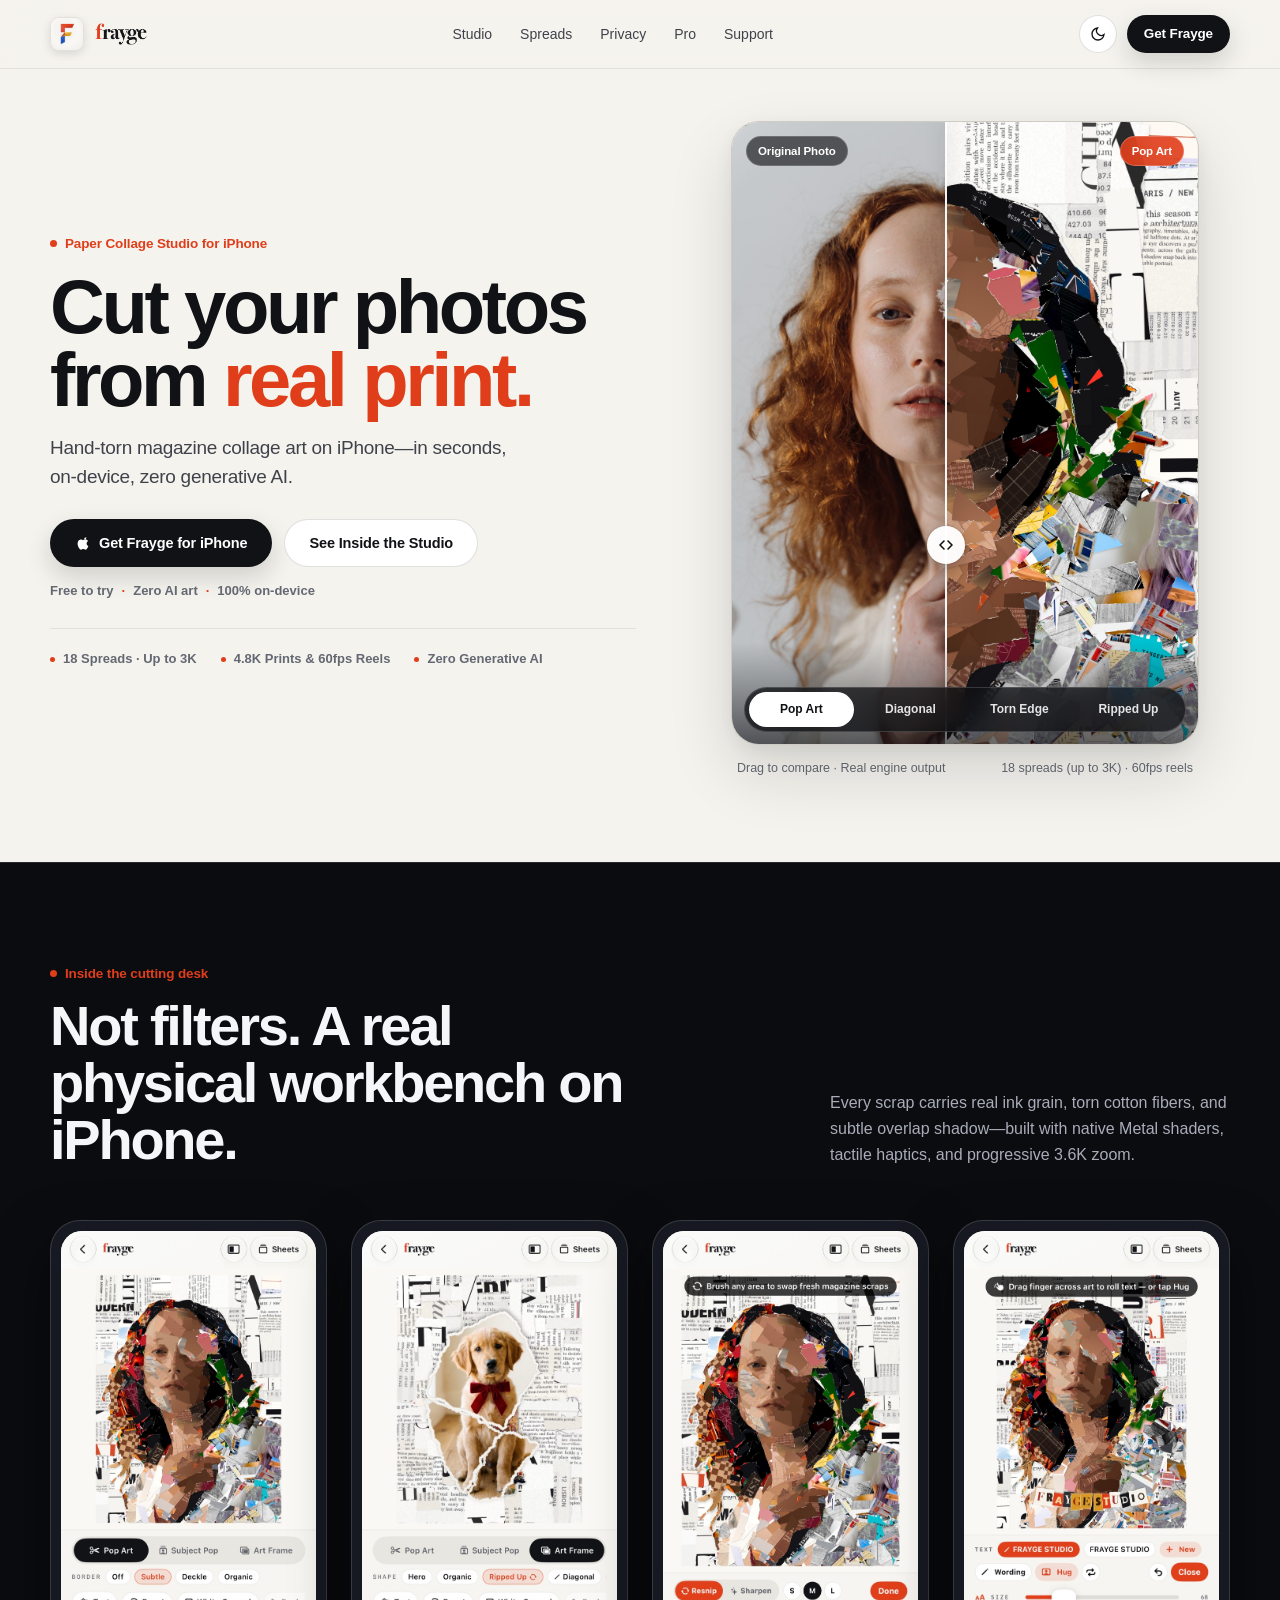
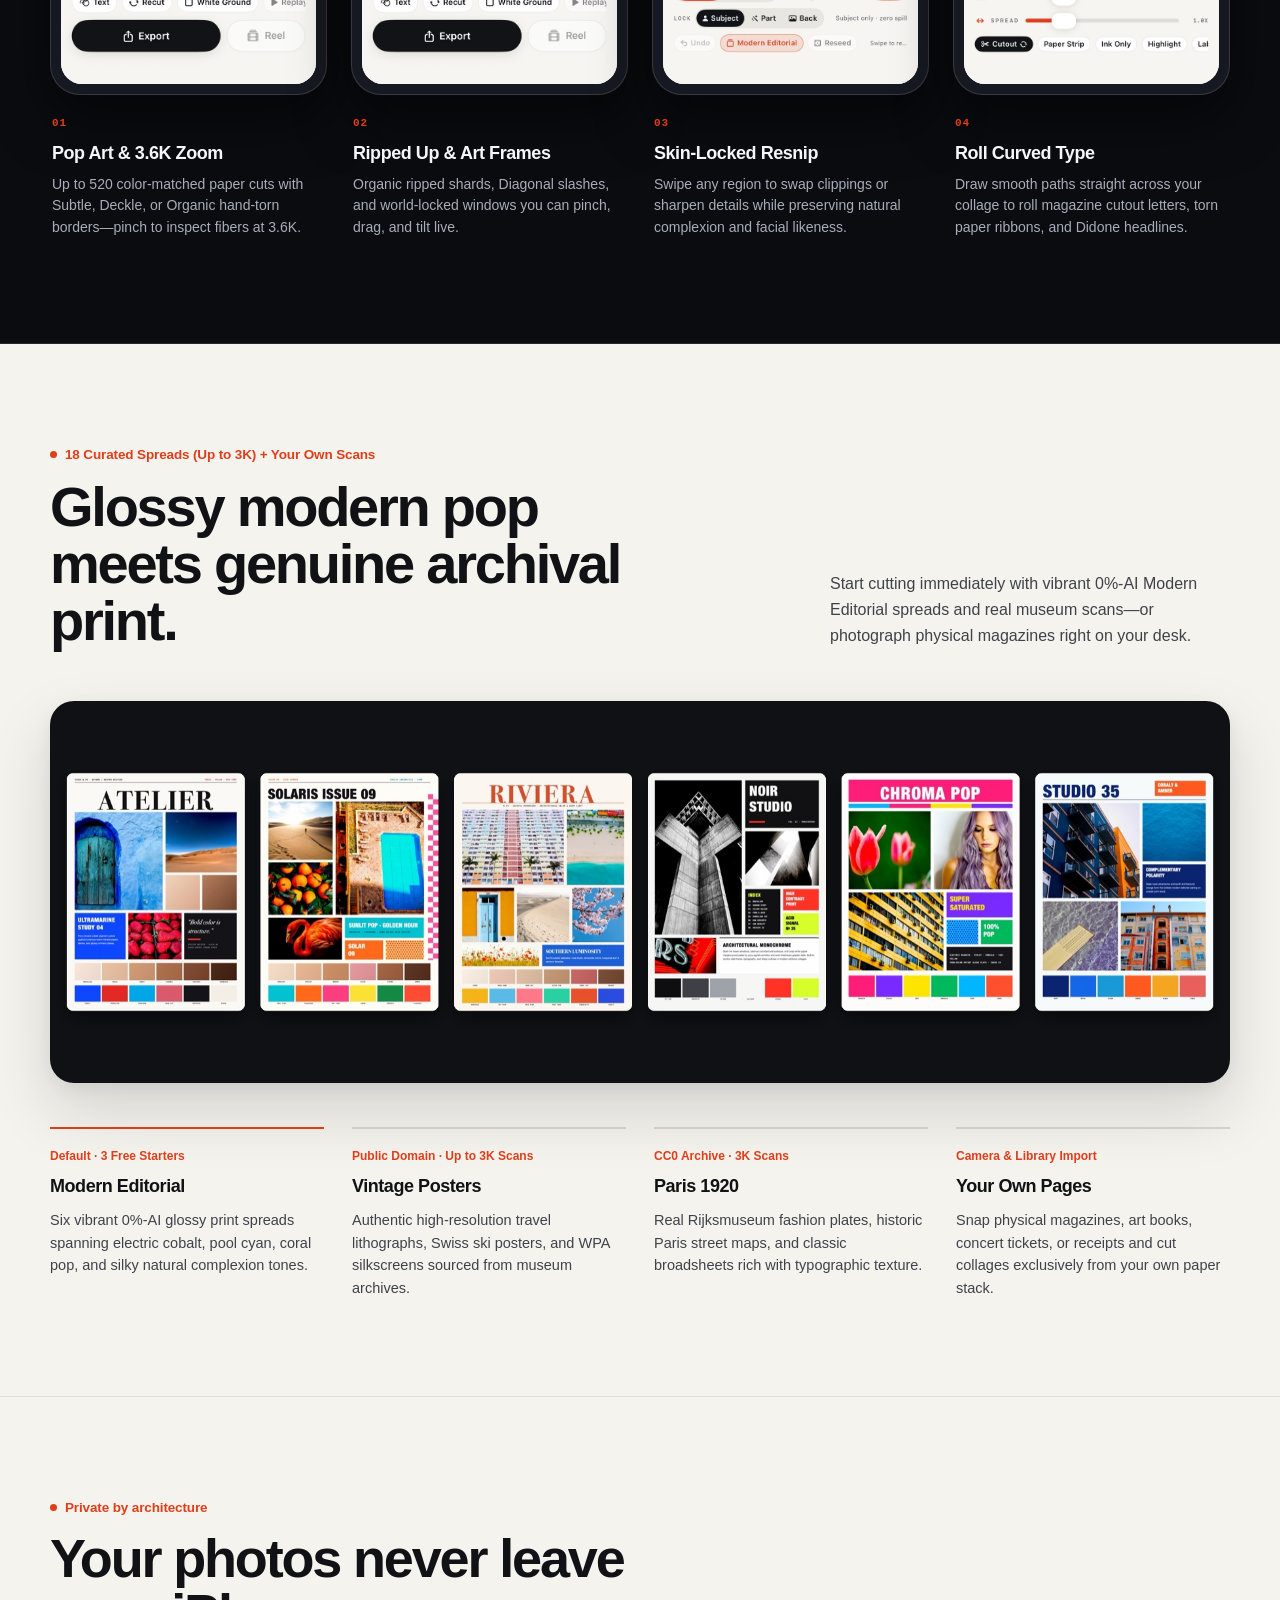
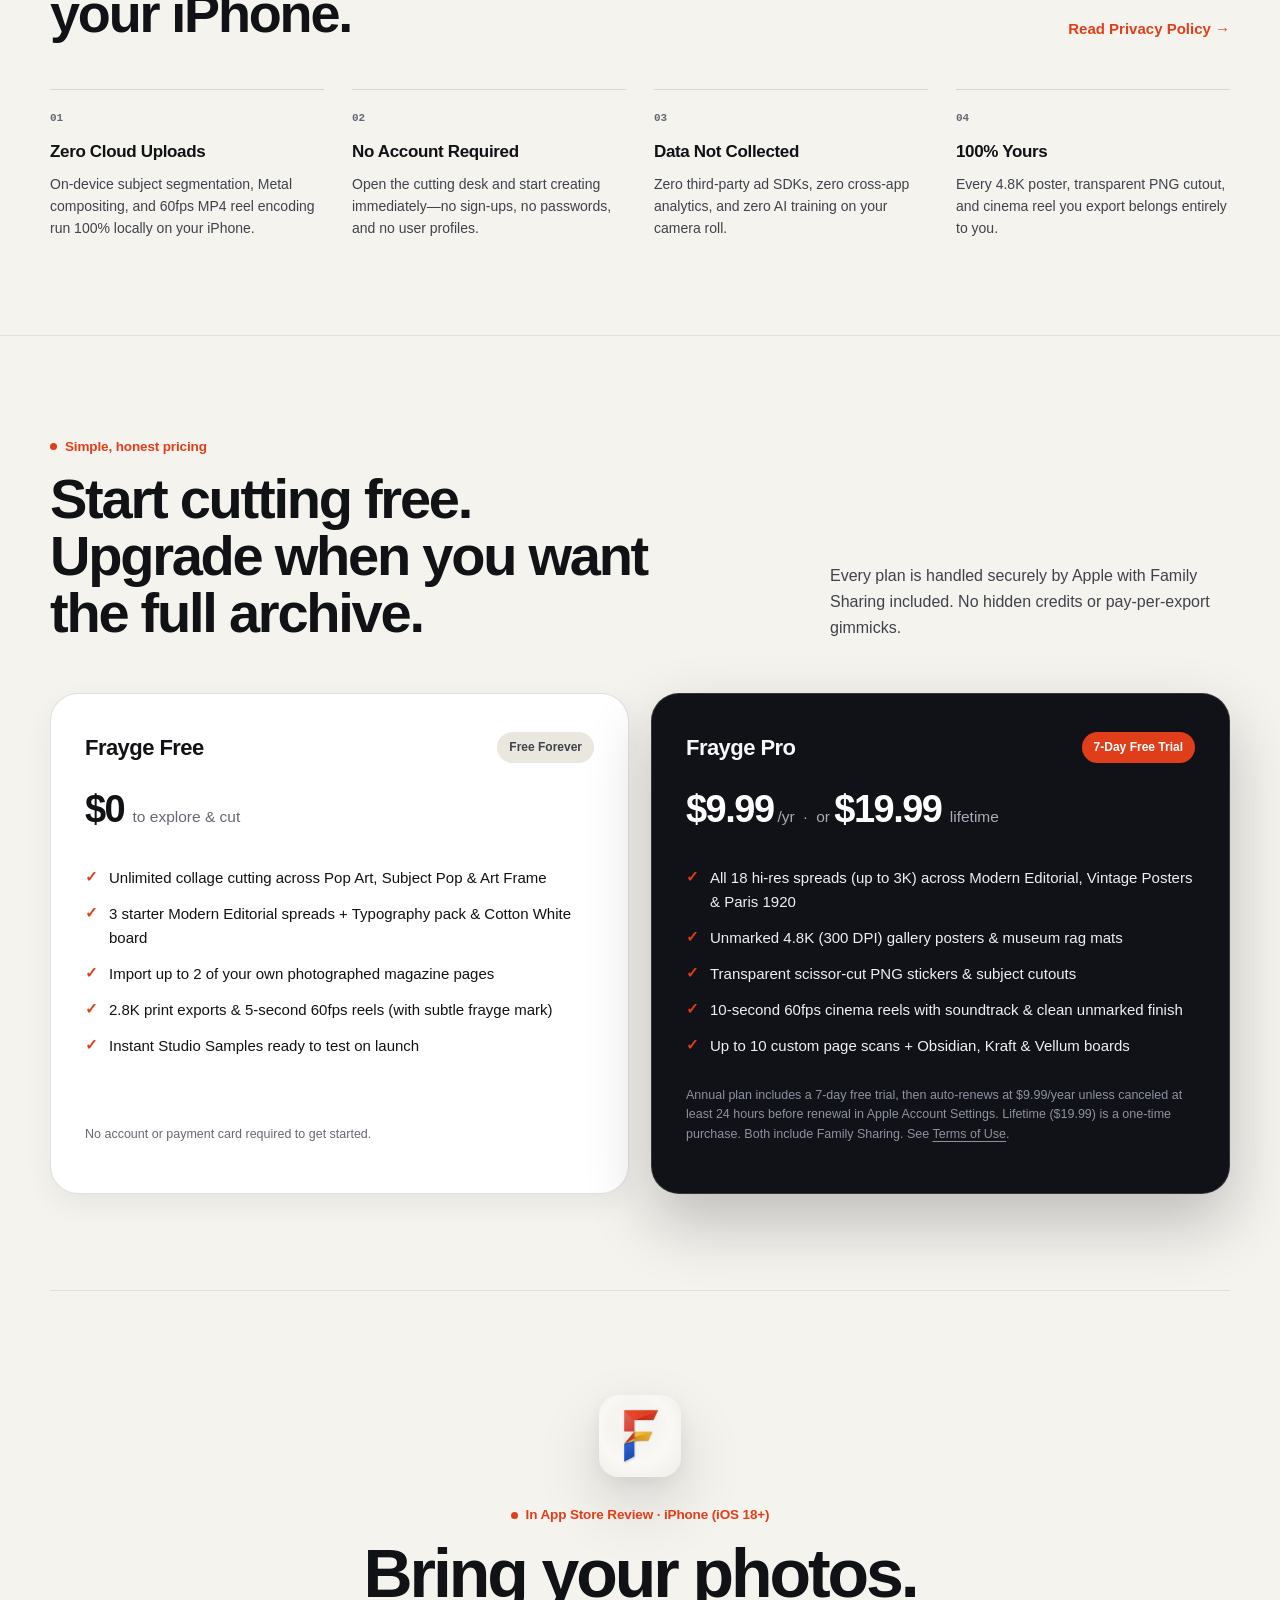
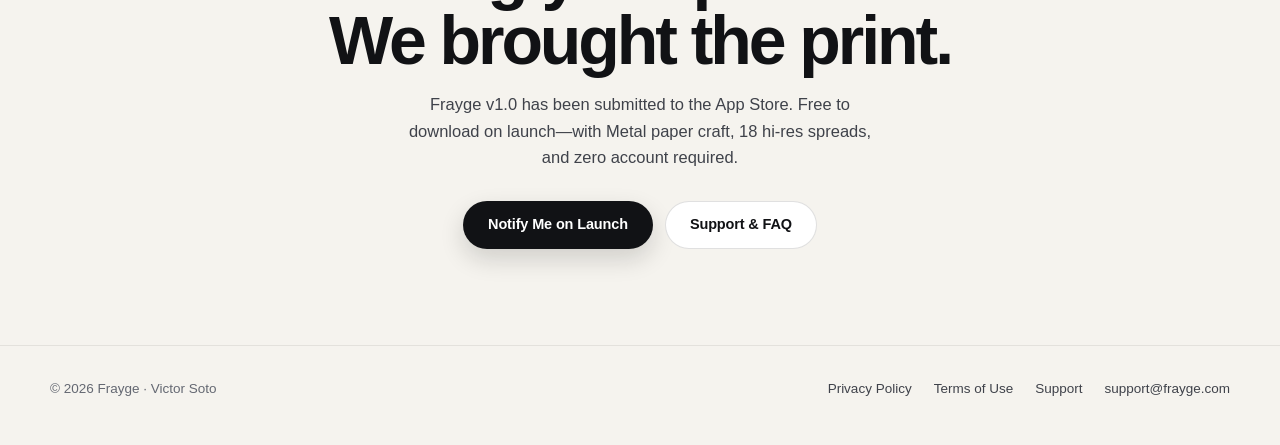
<file: index.html>
<!doctype html>
<html lang="en" data-theme="light">
<head>
  <meta charset="utf-8" />
  <meta name="viewport" content="width=device-width, initial-scale=1" />
  <meta http-equiv="Content-Security-Policy" content="default-src 'self'; img-src 'self' data:; style-src 'self' 'unsafe-inline' https://fonts.googleapis.com; font-src 'self' https://fonts.gstatic.com; script-src 'self'; base-uri 'self'; form-action 'self'; object-src 'none';" />
  <meta name="referrer" content="strict-origin-when-cross-origin" />
  <title>Frayge — Paper Collage Studio for iPhone</title>
  <meta name="description" content="Cut your photos from real print. Hand-torn magazine collage art on iPhone—in seconds, 100% on-device, zero generative AI." />
  <link rel="canonical" href="https://frayge.com/" />

  <!-- Apple Smart App Banner: uncomment once Apple approves v1.0 (Apple ID 6837796017) -->
  <!-- <meta name="apple-itunes-app" content="app-id=6837796017" /> -->

  <meta name="theme-color" content="#f5f3ee" media="(prefers-color-scheme: light)" />
  <meta name="theme-color" content="#08090c" media="(prefers-color-scheme: dark)" />
  <link rel="icon" type="image/png" href="./assets/favicon.png" />
  <link rel="apple-touch-icon" sizes="180x180" href="./assets/apple-touch-icon.png" />

  <!-- Open Graph & iMessage Rich Link Preview -->
  <meta property="og:type" content="website" />
  <meta property="og:site_name" content="Frayge" />
  <meta property="og:title" content="Frayge — Cut your photos from real print." />
  <meta property="og:description" content="Hand-torn magazine collage art live on iPhone from real glossy spreads and archival print. 100% on-device, zero generative AI." />
  <meta property="og:url" content="https://frayge.com/" />
  <meta property="og:image" content="https://frayge.com/assets/og-card.jpg" />
  <meta property="og:image:width" content="1200" />
  <meta property="og:image:height" content="630" />
  <meta name="twitter:card" content="summary_large_image" />
  <meta name="twitter:title" content="Frayge — Paper Collage Studio for iPhone" />
  <meta name="twitter:description" content="18 hi-res spreads (up to 3K), hand-torn edges, skin-locked Resnip, curved cutout type, and 60fps reels—100% on-device." />
  <meta name="twitter:image" content="https://frayge.com/assets/og-card.jpg" />

  <link rel="preconnect" href="https://fonts.googleapis.com" />
  <link rel="preconnect" href="https://fonts.gstatic.com" crossorigin />
  <link href="https://fonts.googleapis.com/css2?family=Plus+Jakarta+Sans:wght@400;500;600;700;800&display=swap" rel="stylesheet" />
  <link rel="stylesheet" href="./styles.css" />
  <script src="./theme.js"></script>
</head>
<body>
  <header class="topbar">
    <div class="wrap topbar-inner">
      <a class="brand" href="./" aria-label="Frayge home">
        <img
          class="brand-icon"
          src="./assets/app-icon.png"
          data-icon-light="./assets/app-icon.png"
          data-icon-dark="./assets/app-icon-dark.png"
          alt="Frayge app icon"
          width="34"
          height="34"
        />
        <img class="brand-wordmark" src="./assets/wordmark.png" data-icon-light="./assets/wordmark.png" data-icon-dark="./assets/wordmark-dark.png" alt="Frayge" height="22" />
      </a>

      <nav class="nav" aria-label="Primary">
        <a href="#studio">Studio</a>
        <a href="#spreads">Spreads</a>
        <a href="#privacy">Privacy</a>
        <a href="#pricing">Pro</a>
        <a href="./support/">Support</a>
      </nav>

      <div class="nav-actions">
        <button id="themeToggle" class="theme-btn" type="button" aria-label="Toggle studio theme"></button>
        <a class="btn btn-primary btn-sm nav-cta" href="#download">Get Frayge</a>
      </div>
    </div>
  </header>

  <main>
    <!-- Band 1: Conversion-First Hero (Mobile: Copy -> Split Visual -> CTA; Desktop: 2-Col Flagship) -->
    <section class="wrap hero">
      <div class="hero-copy">
        <div class="eyebrow">
          <span class="eyebrow-dot"></span>
          <span>Paper Collage Studio for iPhone</span>
        </div>

        <h1>Cut your photos<br />from <em>real print.</em></h1>

        <p class="hero-lead">
          Hand-torn magazine collage art on iPhone—in seconds, on-device, zero generative AI.
        </p>
      </div>

      <!-- Interactive Split Before/After Hero Stage -->
      <div class="stage-wrap">
        <div class="stage-card has-compare" id="heroStage" aria-label="Interactive before and after preview of Frayge collage looks">
          <img class="stage-img active" data-look="pop" src="./assets/hero-pop-portrait.jpg" alt="Frayge Pop Art fine-art portrait collage hand-cut from real glossy editorial spreads" />
          <img class="stage-img" data-look="diag" src="./assets/hero-diagonal.jpg" alt="Frayge Diagonal Rip art frame revealing a 35mm portrait through torn print" />
          <img class="stage-img" data-look="torn" src="./assets/hero-torn-edge.jpg" alt="Frayge Torn Edge birthday portrait cutout with hand-torn paper deckle and cutout editorial lettering" />
          <img class="stage-img" data-look="ripped" src="./assets/hero-ripped-up.jpg" alt="Frayge Organic Ripped Up multi-shard collage framing a golden retriever" />

          <img class="before-layer" id="beforeLayer" src="./assets/hero-tulip-orig.jpg" alt="Original fine-art portrait before Frayge paper cutting" />

          <div class="stage-divider active" id="stageDivider" role="slider" tabindex="0" aria-label="Compare original photo and Frayge collage" aria-valuemin="0" aria-valuemax="100" aria-valuenow="38">
            <span class="stage-handle" aria-hidden="true">
              <svg width="16" height="16" viewBox="0 0 24 24" fill="none" stroke="currentColor" stroke-width="2.4" stroke-linecap="round" stroke-linejoin="round">
                <path d="M9 18l-6-6 6-6" />
                <path d="M15 6l6 6-6 6" />
              </svg>
            </span>
          </div>

          <div class="stage-top-bar">
            <span class="stage-tag visible" id="tagBefore">Original Photo</span>
            <span class="stage-tag stage-tag-after visible" id="tagAfter">Pop Art</span>
          </div>

          <div class="stage-grad"></div>

          <div class="stage-pills" role="tablist" aria-label="Choose hero look">
            <button class="stage-pill active" type="button" role="tab" aria-selected="true" data-pick="pop">Pop Art</button>
            <button class="stage-pill" type="button" role="tab" aria-selected="false" data-pick="diag">Diagonal</button>
            <button class="stage-pill" type="button" role="tab" aria-selected="false" data-pick="torn">Torn Edge</button>
            <button class="stage-pill" type="button" role="tab" aria-selected="false" data-pick="ripped">Ripped Up</button>
          </div>
        </div>
        <div class="stage-caption">
          <span>Drag to compare · Real engine output</span>
          <span>18 spreads (up to 3K) · 60fps reels</span>
        </div>
      </div>

      <div class="hero-action" id="heroCta">
        <div class="hero-cta">
          <a class="btn btn-primary" href="#download">
            <svg width="16" height="16" viewBox="0 0 24 24" fill="currentColor" aria-hidden="true">
              <path d="M18.71 19.5c-.83 1.24-1.71 2.45-3.05 2.47-1.34.03-1.77-.79-3.29-.79-1.53 0-2 .77-3.27.82-1.31.05-2.3-1.32-3.14-2.53C4.25 17 2.94 12.45 4.7 9.39c.87-1.52 2.43-2.48 4.12-2.51 1.28-.02 2.5.87 3.29.87.78 0 2.26-1.07 3.81-.91.65.03 2.47.26 3.64 1.98-.09.06-2.17 1.28-2.15 3.81.03 3.02 2.65 4.03 2.68 4.04-.03.07-.42 1.44-1.38 2.83M15.96 6.33c.67-.81 1.12-1.94 1-3.08-.96.04-2.13.64-2.82 1.45-.61.7-1.14 1.86-1 2.98 1.07.08 2.16-.54 2.82-1.35z"/>
            </svg>
            <span>Get Frayge for iPhone</span>
          </a>
          <a class="btn btn-secondary hero-secondary" href="#studio">See Inside the Studio</a>
        </div>

        <p class="hero-trust">
          <span>Free to try</span>
          <i class="trust-sep" aria-hidden="true">·</i>
          <span>Zero AI art</span>
          <i class="trust-sep" aria-hidden="true">·</i>
          <span>100% on-device</span>
        </p>

        <div class="hero-specs">
          <span><i class="spec-dot"></i>18 Spreads · Up to 3K</span>
          <span><i class="spec-dot"></i>4.8K Prints &amp; 60fps Reels</span>
          <span><i class="spec-dot"></i>Zero Generative AI</span>
        </div>
      </div>
    </section>

    <!-- Band 2: Full-Bleed Piano Obsidian "Inside the Studio" -->
    <section class="obsidian-band" id="studio">
      <div class="wrap">
        <div class="band-head">
          <div>
            <div class="eyebrow">
              <span class="eyebrow-dot"></span>
              <span>Inside the cutting desk</span>
            </div>
            <h2>Not filters. A real physical workbench on iPhone.</h2>
          </div>
          <p>
            Every scrap carries real ink grain, torn cotton fibers, and subtle overlap shadow—built with native
            Metal shaders, tactile haptics, and progressive 3.6K zoom.
          </p>
        </div>

        <div class="studio-grid">
          <article class="studio-item">
            <div class="device-frame">
              <div class="device-screen">
                <img src="./assets/ui-pop-art.jpg" alt="Frayge Pop Art studio screen on iPhone" loading="lazy" />
              </div>
            </div>
            <div class="studio-meta">
              <div class="studio-idx">01</div>
              <h3>Pop Art &amp; 3.6K Zoom</h3>
              <p>Up to 520 color-matched paper cuts with Subtle, Deckle, or Organic hand-torn borders—pinch to inspect fibers at 3.6K.</p>
            </div>
          </article>

          <article class="studio-item">
            <div class="device-frame">
              <div class="device-screen">
                <img src="./assets/ui-ripped-up.jpg" alt="Frayge Ripped Up organic frame screen on iPhone" loading="lazy" />
              </div>
            </div>
            <div class="studio-meta">
              <div class="studio-idx">02</div>
              <h3>Ripped Up &amp; Art Frames</h3>
              <p>Organic ripped shards, Diagonal slashes, and world-locked windows you can pinch, drag, and tilt live.</p>
            </div>
          </article>

          <article class="studio-item">
            <div class="device-frame">
              <div class="device-screen">
                <img src="./assets/ui-recut.jpg" alt="Frayge Resnip and Sharpen brush workbench on iPhone" loading="lazy" />
              </div>
            </div>
            <div class="studio-meta">
              <div class="studio-idx">03</div>
              <h3>Skin-Locked Resnip</h3>
              <p>Swipe any region to swap clippings or sharpen details while preserving natural complexion and facial likeness.</p>
            </div>
          </article>

          <article class="studio-item">
            <div class="device-frame">
              <div class="device-screen">
                <img src="./assets/ui-roll-text.jpg" alt="Frayge curved editorial Roll Text screen on iPhone" loading="lazy" />
              </div>
            </div>
            <div class="studio-meta">
              <div class="studio-idx">04</div>
              <h3>Roll Curved Type</h3>
              <p>Draw smooth paths straight across your collage to roll magazine cutout letters, torn paper ribbons, and Didone headlines.</p>
            </div>
          </article>
        </div>
      </div>
    </section>

    <!-- Band 3: The Paper Archive (Showcasing Modern Editorial v3 Spreads) -->
    <section class="section" id="spreads">
      <div class="wrap">
        <div class="band-head">
          <div>
            <div class="eyebrow">
              <span class="eyebrow-dot"></span>
              <span>18 Curated Spreads (Up to 3K) + Your Own Scans</span>
            </div>
            <h2>Glossy modern pop meets genuine archival print.</h2>
          </div>
          <p>
            Start cutting immediately with vibrant 0%-AI Modern Editorial spreads and real museum scans—or photograph
            physical magazines right on your desk.
          </p>
        </div>

        <div class="spreads-frame">
          <img src="./assets/spreads-modern.jpg" alt="Six glossy Modern Editorial spreads bundled in Frayge: Atelier, Solaris, Riviera, Noir Studio, Chroma Pop, and Studio Cobalt" />
        </div>

        <div class="packs-grid">
          <div class="pack-col pack-featured">
            <div class="pack-label">Default · 3 Free Starters</div>
            <h3>Modern Editorial</h3>
            <p>Six vibrant 0%-AI glossy print spreads spanning electric cobalt, pool cyan, coral pop, and silky natural complexion tones.</p>
          </div>

          <div class="pack-col">
            <div class="pack-label">Public Domain · Up to 3K Scans</div>
            <h3>Vintage Posters</h3>
            <p>Authentic high-resolution travel lithographs, Swiss ski posters, and WPA silkscreens sourced from museum archives.</p>
          </div>

          <div class="pack-col">
            <div class="pack-label">CC0 Archive · 3K Scans</div>
            <h3>Paris 1920</h3>
            <p>Real Rijksmuseum fashion plates, historic Paris street maps, and classic broadsheets rich with typographic texture.</p>
          </div>

          <div class="pack-col">
            <div class="pack-label">Camera &amp; Library Import</div>
            <h3>Your Own Pages</h3>
            <p>Snap physical magazines, art books, concert tickets, or receipts and cut collages exclusively from your own paper stack.</p>
          </div>
        </div>
      </div>
    </section>

    <!-- Band 4: Private by Architecture -->
    <section class="section section-bordered" id="privacy">
      <div class="wrap">
        <div class="privacy-head">
          <div>
            <div class="eyebrow">
              <span class="eyebrow-dot"></span>
              <span>Private by architecture</span>
            </div>
            <h2>Your photos never leave your iPhone.</h2>
          </div>
          <a class="privacy-link" href="./privacy/">Read Privacy Policy &rarr;</a>
        </div>

        <div class="privacy-grid">
          <div class="privacy-col">
            <div class="privacy-num">01</div>
            <h3>Zero Cloud Uploads</h3>
            <p>On-device subject segmentation, Metal compositing, and 60fps MP4 reel encoding run 100% locally on your iPhone.</p>
          </div>

          <div class="privacy-col">
            <div class="privacy-num">02</div>
            <h3>No Account Required</h3>
            <p>Open the cutting desk and start creating immediately—no sign-ups, no passwords, and no user profiles.</p>
          </div>

          <div class="privacy-col">
            <div class="privacy-num">03</div>
            <h3>Data Not Collected</h3>
            <p>Zero third-party ad SDKs, zero cross-app analytics, and zero AI training on your camera roll.</p>
          </div>

          <div class="privacy-col">
            <div class="privacy-num">04</div>
            <h3>100% Yours</h3>
            <p>Every 4.8K poster, transparent PNG cutout, and cinema reel you export belongs entirely to you.</p>
          </div>
        </div>
      </div>
    </section>

    <!-- Band 5: Pricing (Ceramic Free vs. Obsidian Pro) -->
    <section class="section section-bordered" id="pricing">
      <div class="wrap">
        <div class="band-head">
          <div>
            <div class="eyebrow">
              <span class="eyebrow-dot"></span>
              <span>Simple, honest pricing</span>
            </div>
            <h2>Start cutting free. Upgrade when you want the full archive.</h2>
          </div>
          <p>
            Every plan is handled securely by Apple with Family Sharing included. No hidden credits or pay-per-export gimmicks.
          </p>
        </div>

        <div class="pricing-grid">
          <div class="price-card">
            <div class="price-header">
              <h3>Frayge Free</h3>
              <span class="price-tag">Free Forever</span>
            </div>
            <p class="price-amount"><strong>$0</strong> to explore &amp; cut</p>
            <ul class="feature-list">
              <li><span class="check">&#10003;</span><span>Unlimited collage cutting across Pop Art, Subject Pop &amp; Art Frame</span></li>
              <li><span class="check">&#10003;</span><span>3 starter Modern Editorial spreads + Typography pack &amp; Cotton White board</span></li>
              <li><span class="check">&#10003;</span><span>Import up to 2 of your own photographed magazine pages</span></li>
              <li><span class="check">&#10003;</span><span>2.8K print exports &amp; 5-second 60fps reels (with subtle frayge mark)</span></li>
              <li><span class="check">&#10003;</span><span>Instant Studio Samples ready to test on launch</span></li>
            </ul>
            <p class="price-note">No account or payment card required to get started.</p>
          </div>

          <div class="price-card pro-card">
            <div class="price-header">
              <h3>Frayge Pro</h3>
              <span class="price-tag">7-Day Free Trial</span>
            </div>
            <p class="price-amount"><strong>$9.99</strong>/yr &nbsp;·&nbsp; or <strong>$19.99</strong> lifetime</p>
            <ul class="feature-list">
              <li><span class="check">&#10003;</span><span>All 18 hi-res spreads (up to 3K) across Modern Editorial, Vintage Posters &amp; Paris 1920</span></li>
              <li><span class="check">&#10003;</span><span>Unmarked 4.8K (300 DPI) gallery posters &amp; museum rag mats</span></li>
              <li><span class="check">&#10003;</span><span>Transparent scissor-cut PNG stickers &amp; subject cutouts</span></li>
              <li><span class="check">&#10003;</span><span>10-second 60fps cinema reels with soundtrack &amp; clean unmarked finish</span></li>
              <li><span class="check">&#10003;</span><span>Up to 10 custom page scans + Obsidian, Kraft &amp; Vellum boards</span></li>
            </ul>
            <p class="price-note">
              Annual plan includes a 7-day free trial, then auto-renews at $9.99/year unless canceled at least 24 hours
              before renewal in Apple Account Settings. Lifetime ($19.99) is a one-time purchase. Both include Family Sharing.
              See <a href="./terms/">Terms of Use</a>.
            </p>
          </div>
        </div>
      </div>
    </section>

    <!-- Band 6: Closing CTA -->
    <section class="wrap closing" id="download">
      <img
        class="closing-icon"
        src="./assets/app-icon.png"
        data-icon-light="./assets/app-icon.png"
        data-icon-dark="./assets/app-icon-dark.png"
        alt="Frayge app icon"
        width="82"
        height="82"
      />
      <div class="eyebrow">
        <span class="eyebrow-dot"></span>
        <span>In App Store Review · iPhone (iOS 18+)</span>
      </div>
      <h2>Bring your photos.<br />We brought the print.</h2>
      <p>
        Frayge v1.0 has been submitted to the App Store. Free to download on launch—with Metal paper craft, 18 hi-res spreads, and zero account required.
      </p>
      <div class="closing-actions">
        <a class="btn btn-primary" href="mailto:support@frayge.com?subject=Notify%20me%20when%20Frayge%20launches">Notify Me on Launch</a>
        <a class="btn btn-secondary" href="./support/">Support &amp; FAQ</a>
      </div>
    </section>
  </main>

  <!-- Sticky Mobile Conversion Bar (shows only when hero CTA & closing CTA are off-screen) -->
  <aside class="sticky-cta" id="stickyCta" aria-label="Get Frayge">
    <div class="sticky-cta-brand">
      <img
        src="./assets/app-icon.png"
        data-icon-light="./assets/app-icon.png"
        data-icon-dark="./assets/app-icon-dark.png"
        alt="Frayge icon"
        width="34"
        height="34"
      />
      <div>
        <strong>Frayge</strong>
        <span>Free on iPhone</span>
      </div>
    </div>
    <a class="btn btn-primary btn-sm" href="#download">Get Frayge</a>
  </aside>

  <footer class="footer">
    <div class="wrap footer-inner">
      <span>&copy; 2026 Frayge &middot; Victor Soto</span>
      <div class="footer-links">
        <a href="./privacy/">Privacy Policy</a>
        <a href="./terms/">Terms of Use</a>
        <a href="./support/">Support</a>
        <a href="mailto:support@frayge.com">support@frayge.com</a>
      </div>
    </div>
  </footer>

  <script src="./hero.js"></script>
</body>
</html>
</file>
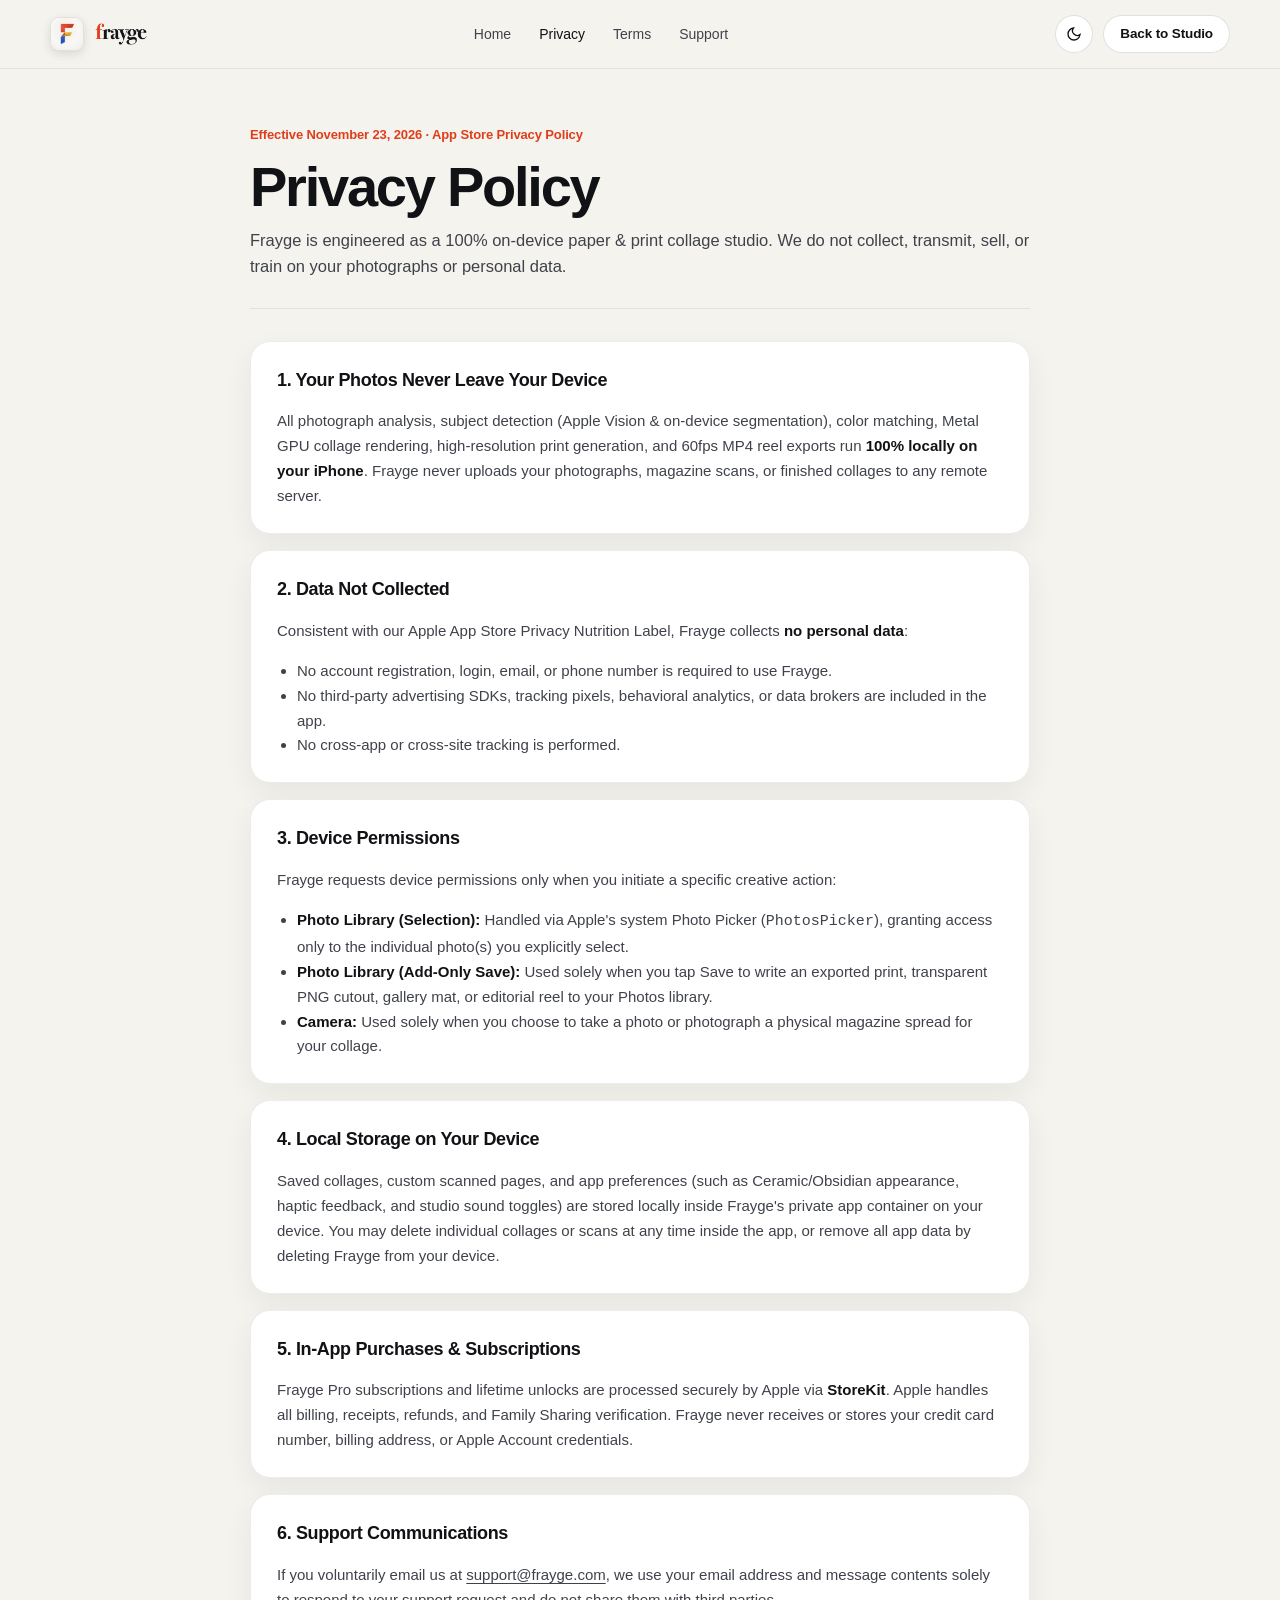
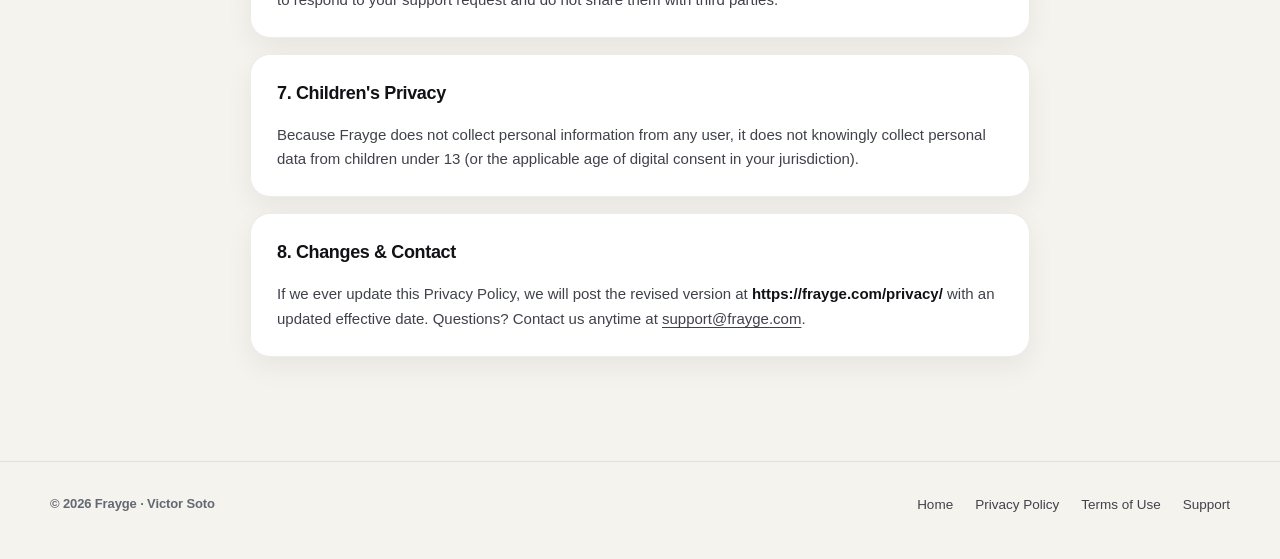
<file: privacy/index.html>
<!doctype html>
<html lang="en" data-theme="light">
<head>
  <meta charset="utf-8" />
  <meta name="viewport" content="width=device-width, initial-scale=1" />
  <meta http-equiv="Content-Security-Policy" content="default-src 'self'; img-src 'self' data:; style-src 'self' 'unsafe-inline' https://fonts.googleapis.com; font-src 'self' https://fonts.gstatic.com; script-src 'self'; base-uri 'self'; form-action 'self'; object-src 'none';" />
  <meta name="referrer" content="strict-origin-when-cross-origin" />
  <title>Privacy Policy — Frayge</title>
  <meta name="description" content="Frayge Privacy Policy. 100% on-device collage studio: your photos never leave your iPhone, no accounts, and zero third-party tracking." />
  <link rel="canonical" href="https://frayge.com/privacy/" />
  <meta name="theme-color" content="#f5f3ee" media="(prefers-color-scheme: light)" />
  <meta name="theme-color" content="#08090c" media="(prefers-color-scheme: dark)" />
  <link rel="icon" type="image/png" href="../assets/favicon.png" />
  <link rel="apple-touch-icon" sizes="180x180" href="../assets/apple-touch-icon.png" />
  <link rel="preconnect" href="https://fonts.googleapis.com" />
  <link rel="preconnect" href="https://fonts.gstatic.com" crossorigin />
  <link href="https://fonts.googleapis.com/css2?family=Plus+Jakarta+Sans:wght@400;500;600;700;800&display=swap" rel="stylesheet" />
  <link rel="stylesheet" href="../styles.css" />
  <script src="../theme.js"></script>
</head>
<body>
  <header class="topbar">
    <div class="wrap topbar-inner">
      <a class="brand" href="../" aria-label="Frayge home">
        <img class="brand-icon" src="../assets/app-icon.png" data-icon-light="../assets/app-icon.png" data-icon-dark="../assets/app-icon-dark.png" alt="Frayge app icon" width="34" height="34" />
        <img class="brand-wordmark" src="../assets/wordmark.png" data-icon-light="../assets/wordmark.png" data-icon-dark="../assets/wordmark-dark.png" alt="Frayge" height="22" />
      </a>
      <nav class="nav" aria-label="Primary">
        <a href="../">Home</a>
        <a href="../privacy/" style="color:var(--ink)">Privacy</a>
        <a href="../terms/">Terms</a>
        <a href="../support/">Support</a>
      </nav>
      <div class="nav-actions">
        <button id="themeToggle" class="theme-btn" type="button" aria-label="Toggle studio theme"></button>
        <a class="btn btn-secondary btn-sm" href="../">Back to Studio</a>
      </div>
    </div>
  </header>

  <main class="doc-wrap">
    <header class="doc-header">
      <div class="mono accent-mono">Effective November 23, 2026 · App Store Privacy Policy</div>
      <h1>Privacy Policy</h1>
      <p>Frayge is engineered as a 100% on-device paper &amp; print collage studio. We do not collect, transmit, sell, or train on your photographs or personal data.</p>
    </header>

    <section class="doc-card">
      <h2>1. Your Photos Never Leave Your Device</h2>
      <p>
        All photograph analysis, subject detection (Apple Vision &amp; on-device segmentation), color matching, Metal GPU collage rendering,
        high-resolution print generation, and 60fps MP4 reel exports run <strong>100% locally on your iPhone</strong>.
        Frayge never uploads your photographs, magazine scans, or finished collages to any remote server.
      </p>
    </section>

    <section class="doc-card">
      <h2>2. Data Not Collected</h2>
      <p>
        Consistent with our Apple App Store Privacy Nutrition Label, Frayge collects <strong>no personal data</strong>:
      </p>
      <ul>
        <li>No account registration, login, email, or phone number is required to use Frayge.</li>
        <li>No third-party advertising SDKs, tracking pixels, behavioral analytics, or data brokers are included in the app.</li>
        <li>No cross-app or cross-site tracking is performed.</li>
      </ul>
    </section>

    <section class="doc-card">
      <h2>3. Device Permissions</h2>
      <p>Frayge requests device permissions only when you initiate a specific creative action:</p>
      <ul>
        <li><strong>Photo Library (Selection):</strong> Handled via Apple's system Photo Picker (<code>PhotosPicker</code>), granting access only to the individual photo(s) you explicitly select.</li>
        <li><strong>Photo Library (Add-Only Save):</strong> Used solely when you tap Save to write an exported print, transparent PNG cutout, gallery mat, or editorial reel to your Photos library.</li>
        <li><strong>Camera:</strong> Used solely when you choose to take a photo or photograph a physical magazine spread for your collage.</li>
      </ul>
    </section>

    <section class="doc-card">
      <h2>4. Local Storage on Your Device</h2>
      <p>
        Saved collages, custom scanned pages, and app preferences (such as Ceramic/Obsidian appearance, haptic feedback,
        and studio sound toggles) are stored locally inside Frayge's private app container on your device. You may delete
        individual collages or scans at any time inside the app, or remove all app data by deleting Frayge from your device.
      </p>
    </section>

    <section class="doc-card">
      <h2>5. In-App Purchases &amp; Subscriptions</h2>
      <p>
        Frayge Pro subscriptions and lifetime unlocks are processed securely by Apple via <strong>StoreKit</strong>.
        Apple handles all billing, receipts, refunds, and Family Sharing verification. Frayge never receives or stores
        your credit card number, billing address, or Apple Account credentials.
      </p>
    </section>

    <section class="doc-card">
      <h2>6. Support Communications</h2>
      <p>
        If you voluntarily email us at <a href="mailto:support@frayge.com">support@frayge.com</a>, we use your email
        address and message contents solely to respond to your support request and do not share them with third parties.
      </p>
    </section>

    <section class="doc-card">
      <h2>7. Children's Privacy</h2>
      <p>
        Because Frayge does not collect personal information from any user, it does not knowingly collect personal
        data from children under 13 (or the applicable age of digital consent in your jurisdiction).
      </p>
    </section>

    <section class="doc-card">
      <h2>8. Changes &amp; Contact</h2>
      <p>
        If we ever update this Privacy Policy, we will post the revised version at <strong>https://frayge.com/privacy/</strong>
        with an updated effective date. Questions? Contact us anytime at
        <a href="mailto:support@frayge.com">support@frayge.com</a>.
      </p>
    </section>
  </main>

  <footer class="footer">
    <div class="wrap footer-inner">
      <div class="mono">&copy; 2026 Frayge &middot; Victor Soto</div>
      <nav class="footer-links" aria-label="Legal and support">
        <a href="../">Home</a>
        <a href="../privacy/">Privacy Policy</a>
        <a href="../terms/">Terms of Use</a>
        <a href="../support/">Support</a>
      </nav>
    </div>
  </footer>
</body>
</html>
</file>
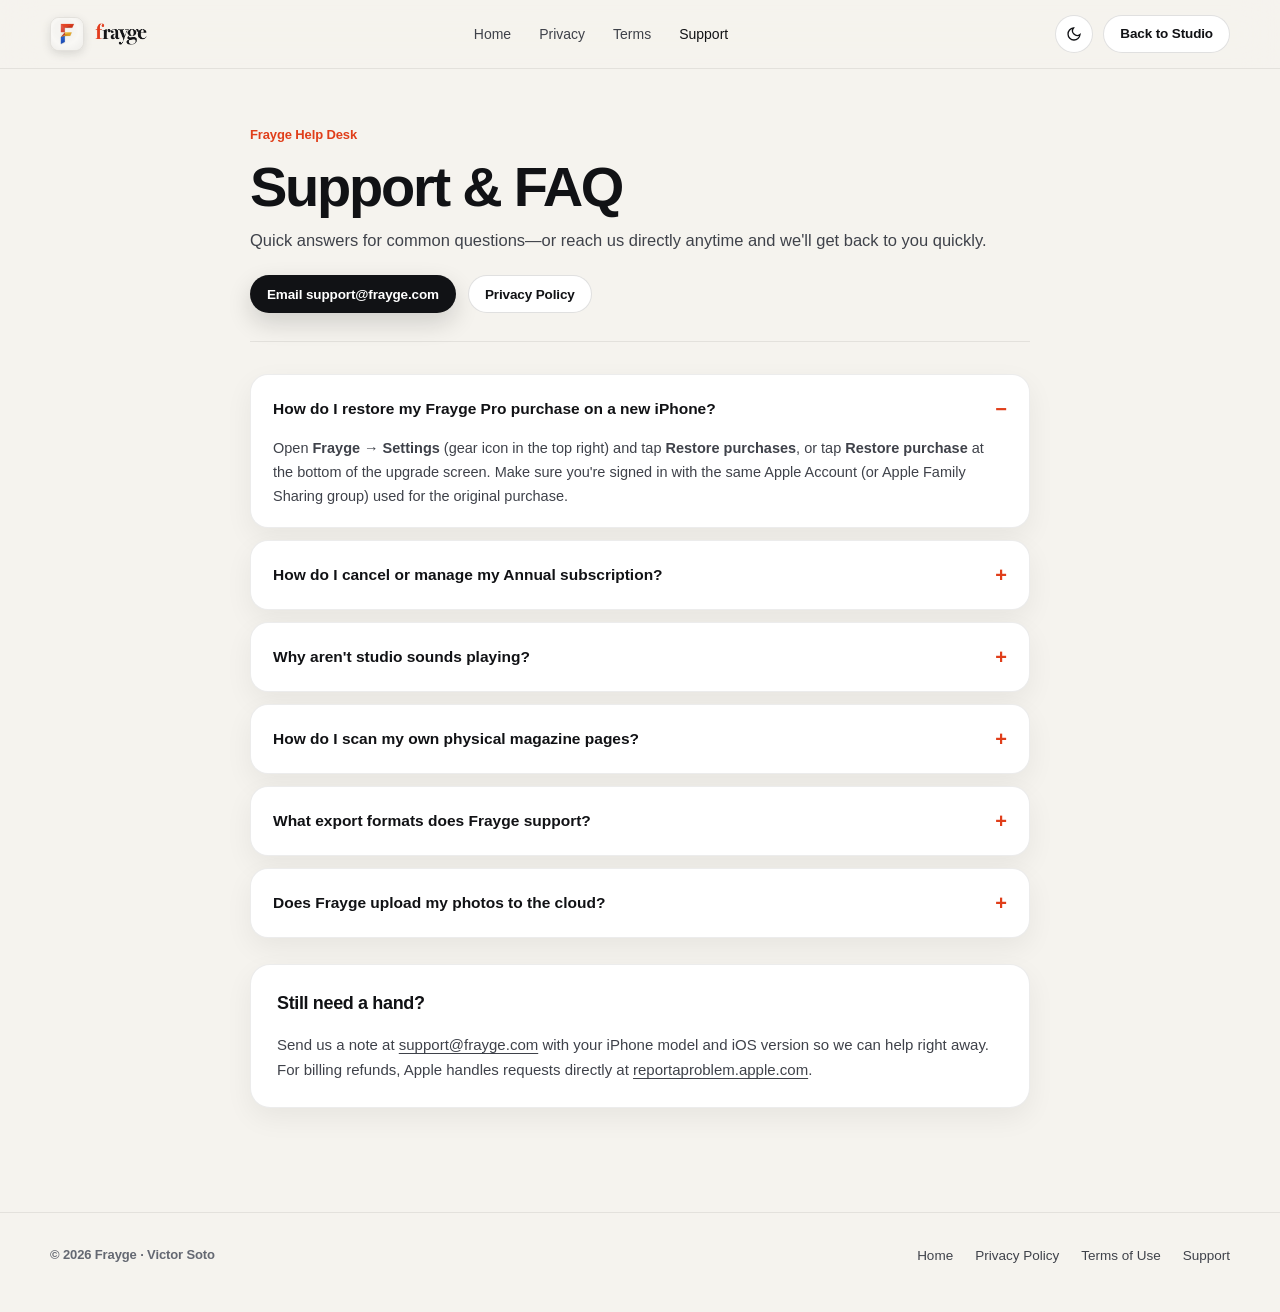
<file: support/index.html>
<!doctype html>
<html lang="en" data-theme="light">
<head>
  <meta charset="utf-8" />
  <meta name="viewport" content="width=device-width, initial-scale=1" />
  <meta http-equiv="Content-Security-Policy" content="default-src 'self'; img-src 'self' data:; style-src 'self' 'unsafe-inline' https://fonts.googleapis.com; font-src 'self' https://fonts.gstatic.com; script-src 'self'; base-uri 'self'; form-action 'self'; object-src 'none';" />
  <meta name="referrer" content="strict-origin-when-cross-origin" />
  <title>Support &amp; FAQ — Frayge</title>
  <meta name="description" content="Get help with Frayge for iPhone: restoring Frayge Pro purchases, managing subscriptions, exporting 4.8K posters and 60fps reels, and contacting support." />
  <link rel="canonical" href="https://frayge.com/support/" />
  <meta name="theme-color" content="#f5f3ee" media="(prefers-color-scheme: light)" />
  <meta name="theme-color" content="#08090c" media="(prefers-color-scheme: dark)" />
  <link rel="icon" type="image/png" href="../assets/favicon.png" />
  <link rel="apple-touch-icon" sizes="180x180" href="../assets/apple-touch-icon.png" />
  <link rel="preconnect" href="https://fonts.googleapis.com" />
  <link rel="preconnect" href="https://fonts.gstatic.com" crossorigin />
  <link href="https://fonts.googleapis.com/css2?family=Plus+Jakarta+Sans:wght@400;500;600;700;800&display=swap" rel="stylesheet" />
  <link rel="stylesheet" href="../styles.css" />
  <script src="../theme.js"></script>
</head>
<body>
  <header class="topbar">
    <div class="wrap topbar-inner">
      <a class="brand" href="../" aria-label="Frayge home">
        <img class="brand-icon" src="../assets/app-icon.png" data-icon-light="../assets/app-icon.png" data-icon-dark="../assets/app-icon-dark.png" alt="Frayge app icon" width="34" height="34" />
        <img class="brand-wordmark" src="../assets/wordmark.png" data-icon-light="../assets/wordmark.png" data-icon-dark="../assets/wordmark-dark.png" alt="Frayge" height="22" />
      </a>
      <nav class="nav" aria-label="Primary">
        <a href="../">Home</a>
        <a href="../privacy/">Privacy</a>
        <a href="../terms/">Terms</a>
        <a href="../support/" style="color:var(--ink)">Support</a>
      </nav>
      <div class="nav-actions">
        <button id="themeToggle" class="theme-btn" type="button" aria-label="Toggle studio theme"></button>
        <a class="btn btn-secondary btn-sm" href="../">Back to Studio</a>
      </div>
    </div>
  </header>

  <main class="doc-wrap">
    <header class="doc-header">
      <div class="mono accent-mono">Frayge Help Desk</div>
      <h1>Support &amp; FAQ</h1>
      <p>Quick answers for common questions—or reach us directly anytime and we'll get back to you quickly.</p>
      <div class="hero-cta" style="margin-top: 22px;">
        <a class="btn btn-primary btn-sm" href="mailto:support@frayge.com?subject=Frayge%20Support">Email support@frayge.com</a>
        <a class="btn btn-secondary btn-sm" href="../privacy/">Privacy Policy</a>
      </div>
    </header>

    <section class="faq" aria-label="Frequently asked questions">
      <details open>
        <summary>How do I restore my Frayge Pro purchase on a new iPhone?</summary>
        <p>
          Open <strong>Frayge → Settings</strong> (gear icon in the top right) and tap <strong>Restore purchases</strong>,
          or tap <strong>Restore purchase</strong> at the bottom of the upgrade screen. Make sure you're signed in
          with the same Apple Account (or Apple Family Sharing group) used for the original purchase.
        </p>
      </details>

      <details>
        <summary>How do I cancel or manage my Annual subscription?</summary>
        <p>
          Subscriptions are managed directly by Apple. Open your iPhone <strong>Settings → [Your Name] → Subscriptions → Frayge</strong>
          to change plans or cancel anytime at least 24 hours before renewal. You'll keep full Pro access through the end of your current period.
        </p>
      </details>

      <details>
        <summary>Why aren't studio sounds playing?</summary>
        <p>
          Frayge's tactile paper and scissor sounds obey your iPhone's hardware Silent switch and mix cleanly alongside your music.
          Flip off Silent mode (or turn up volume), and check <strong>Frayge → Settings → Craft &amp; motion</strong> to make sure
          <strong>Paper &amp; scissor sounds</strong> and <strong>Tactile scissor haptics</strong> are enabled.
        </p>
      </details>

      <details>
        <summary>How do I scan my own physical magazine pages?</summary>
        <p>
          Tap the <strong>Sheets</strong> button in the top bar, then tap <strong>Add Page</strong> to photograph a physical
          magazine spread, vintage receipt, or book page—or import an image from Photos. Your custom pages live privately on your device.
        </p>
      </details>

      <details>
        <summary>What export formats does Frayge support?</summary>
        <p>
          Tap <strong>Export</strong> or <strong>Reel</strong> on any finished collage to save 2.8K &amp; 4.8K (300 DPI)
          prints, museum gallery mats, transparent scissor-cut PNG stickers &amp; subject cutouts, or 5s / 10s 9:16 60fps MP4 editorial reels directly to Photos.
        </p>
      </details>

      <details>
        <summary>Does Frayge upload my photos to the cloud?</summary>
        <p>
          Never. Every collage, cutout, and reel is computed 100% locally on your iPhone using Metal and on-device segmentation.
          Read our full <a href="../privacy/">Privacy Policy</a> for details.
        </p>
      </details>
    </section>

    <section class="doc-card" style="margin-top: 26px;">
      <h2>Still need a hand?</h2>
      <p>
        Send us a note at <a href="mailto:support@frayge.com?subject=Frayge%20Support">support@frayge.com</a> with
        your iPhone model and iOS version so we can help right away. For billing refunds, Apple handles requests directly
        at <a href="https://reportaproblem.apple.com" target="_blank" rel="noopener noreferrer">reportaproblem.apple.com</a>.
      </p>
    </section>
  </main>

  <footer class="footer">
    <div class="wrap footer-inner">
      <div class="mono">&copy; 2026 Frayge &middot; Victor Soto</div>
      <nav class="footer-links" aria-label="Legal and support">
        <a href="../">Home</a>
        <a href="../privacy/">Privacy Policy</a>
        <a href="../terms/">Terms of Use</a>
        <a href="../support/">Support</a>
      </nav>
    </div>
  </footer>
</body>
</html>
</file>
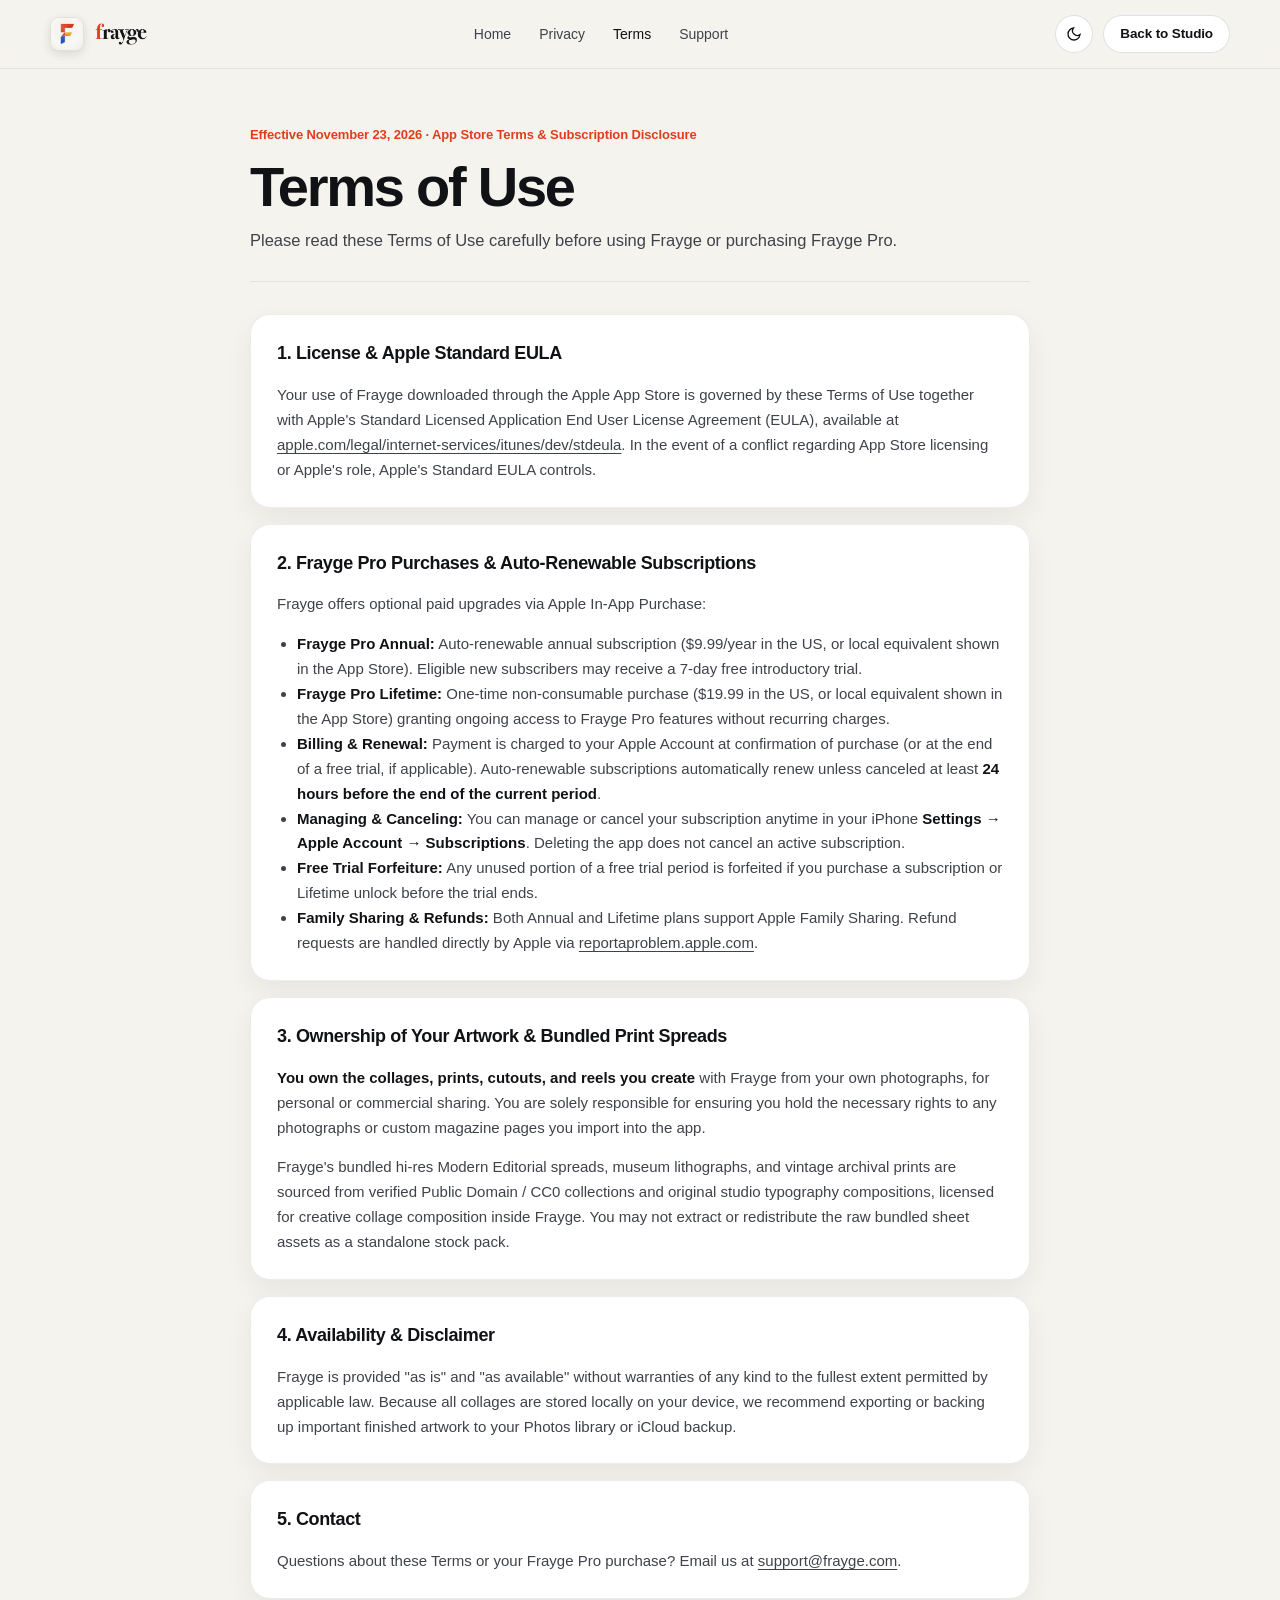
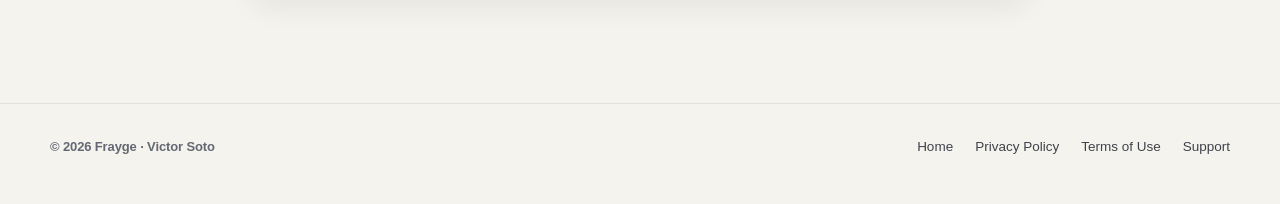
<file: terms/index.html>
<!doctype html>
<html lang="en" data-theme="light">
<head>
  <meta charset="utf-8" />
  <meta name="viewport" content="width=device-width, initial-scale=1" />
  <meta http-equiv="Content-Security-Policy" content="default-src 'self'; img-src 'self' data:; style-src 'self' 'unsafe-inline' https://fonts.googleapis.com; font-src 'self' https://fonts.gstatic.com; script-src 'self'; base-uri 'self'; form-action 'self'; object-src 'none';" />
  <meta name="referrer" content="strict-origin-when-cross-origin" />
  <title>Terms of Use — Frayge</title>
  <meta name="description" content="Terms of Use and Frayge Pro subscription terms for Frayge on iPhone." />
  <link rel="canonical" href="https://frayge.com/terms/" />
  <meta name="theme-color" content="#f5f3ee" media="(prefers-color-scheme: light)" />
  <meta name="theme-color" content="#08090c" media="(prefers-color-scheme: dark)" />
  <link rel="icon" type="image/png" href="../assets/favicon.png" />
  <link rel="apple-touch-icon" sizes="180x180" href="../assets/apple-touch-icon.png" />
  <link rel="preconnect" href="https://fonts.googleapis.com" />
  <link rel="preconnect" href="https://fonts.gstatic.com" crossorigin />
  <link href="https://fonts.googleapis.com/css2?family=Plus+Jakarta+Sans:wght@400;500;600;700;800&display=swap" rel="stylesheet" />
  <link rel="stylesheet" href="../styles.css" />
  <script src="../theme.js"></script>
</head>
<body>
  <header class="topbar">
    <div class="wrap topbar-inner">
      <a class="brand" href="../" aria-label="Frayge home">
        <img class="brand-icon" src="../assets/app-icon.png" data-icon-light="../assets/app-icon.png" data-icon-dark="../assets/app-icon-dark.png" alt="Frayge app icon" width="34" height="34" />
        <img class="brand-wordmark" src="../assets/wordmark.png" data-icon-light="../assets/wordmark.png" data-icon-dark="../assets/wordmark-dark.png" alt="Frayge" height="22" />
      </a>
      <nav class="nav" aria-label="Primary">
        <a href="../">Home</a>
        <a href="../privacy/">Privacy</a>
        <a href="../terms/" style="color:var(--ink)">Terms</a>
        <a href="../support/">Support</a>
      </nav>
      <div class="nav-actions">
        <button id="themeToggle" class="theme-btn" type="button" aria-label="Toggle studio theme"></button>
        <a class="btn btn-secondary btn-sm" href="../">Back to Studio</a>
      </div>
    </div>
  </header>

  <main class="doc-wrap">
    <header class="doc-header">
      <div class="mono accent-mono">Effective November 23, 2026 · App Store Terms &amp; Subscription Disclosure</div>
      <h1>Terms of Use</h1>
      <p>Please read these Terms of Use carefully before using Frayge or purchasing Frayge Pro.</p>
    </header>

    <section class="doc-card">
      <h2>1. License &amp; Apple Standard EULA</h2>
      <p>
        Your use of Frayge downloaded through the Apple App Store is governed by these Terms of Use together with
        Apple's Standard Licensed Application End User License Agreement (EULA), available at
        <a href="https://www.apple.com/legal/internet-services/itunes/dev/stdeula/" target="_blank" rel="noopener noreferrer">apple.com/legal/internet-services/itunes/dev/stdeula</a>.
        In the event of a conflict regarding App Store licensing or Apple's role, Apple's Standard EULA controls.
      </p>
    </section>

    <section class="doc-card">
      <h2>2. Frayge Pro Purchases &amp; Auto-Renewable Subscriptions</h2>
      <p>Frayge offers optional paid upgrades via Apple In-App Purchase:</p>
      <ul>
        <li><strong>Frayge Pro Annual:</strong> Auto-renewable annual subscription ($9.99/year in the US, or local equivalent shown in the App Store). Eligible new subscribers may receive a 7-day free introductory trial.</li>
        <li><strong>Frayge Pro Lifetime:</strong> One-time non-consumable purchase ($19.99 in the US, or local equivalent shown in the App Store) granting ongoing access to Frayge Pro features without recurring charges.</li>
        <li><strong>Billing &amp; Renewal:</strong> Payment is charged to your Apple Account at confirmation of purchase (or at the end of a free trial, if applicable). Auto-renewable subscriptions automatically renew unless canceled at least <strong>24 hours before the end of the current period</strong>.</li>
        <li><strong>Managing &amp; Canceling:</strong> You can manage or cancel your subscription anytime in your iPhone <strong>Settings → Apple Account → Subscriptions</strong>. Deleting the app does not cancel an active subscription.</li>
        <li><strong>Free Trial Forfeiture:</strong> Any unused portion of a free trial period is forfeited if you purchase a subscription or Lifetime unlock before the trial ends.</li>
        <li><strong>Family Sharing &amp; Refunds:</strong> Both Annual and Lifetime plans support Apple Family Sharing. Refund requests are handled directly by Apple via <a href="https://reportaproblem.apple.com" target="_blank" rel="noopener noreferrer">reportaproblem.apple.com</a>.</li>
      </ul>
    </section>

    <section class="doc-card">
      <h2>3. Ownership of Your Artwork &amp; Bundled Print Spreads</h2>
      <p>
        <strong>You own the collages, prints, cutouts, and reels you create</strong> with Frayge from your own photographs,
        for personal or commercial sharing. You are solely responsible for ensuring you hold the necessary rights to any
        photographs or custom magazine pages you import into the app.
      </p>
      <p>
        Frayge's bundled hi-res Modern Editorial spreads, museum lithographs, and vintage archival prints are sourced from
        verified Public Domain / CC0 collections and original studio typography compositions, licensed for creative collage
        composition inside Frayge. You may not extract or redistribute the raw bundled sheet assets as a standalone stock pack.
      </p>
    </section>

    <section class="doc-card">
      <h2>4. Availability &amp; Disclaimer</h2>
      <p>
        Frayge is provided "as is" and "as available" without warranties of any kind to the fullest extent permitted by
        applicable law. Because all collages are stored locally on your device, we recommend exporting or backing up
        important finished artwork to your Photos library or iCloud backup.
      </p>
    </section>

    <section class="doc-card">
      <h2>5. Contact</h2>
      <p>
        Questions about these Terms or your Frayge Pro purchase? Email us at
        <a href="mailto:support@frayge.com">support@frayge.com</a>.
      </p>
    </section>
  </main>

  <footer class="footer">
    <div class="wrap footer-inner">
      <div class="mono">&copy; 2026 Frayge &middot; Victor Soto</div>
      <nav class="footer-links" aria-label="Legal and support">
        <a href="../">Home</a>
        <a href="../privacy/">Privacy Policy</a>
        <a href="../terms/">Terms of Use</a>
        <a href="../support/">Support</a>
      </nav>
    </div>
  </footer>
</body>
</html>
</file>
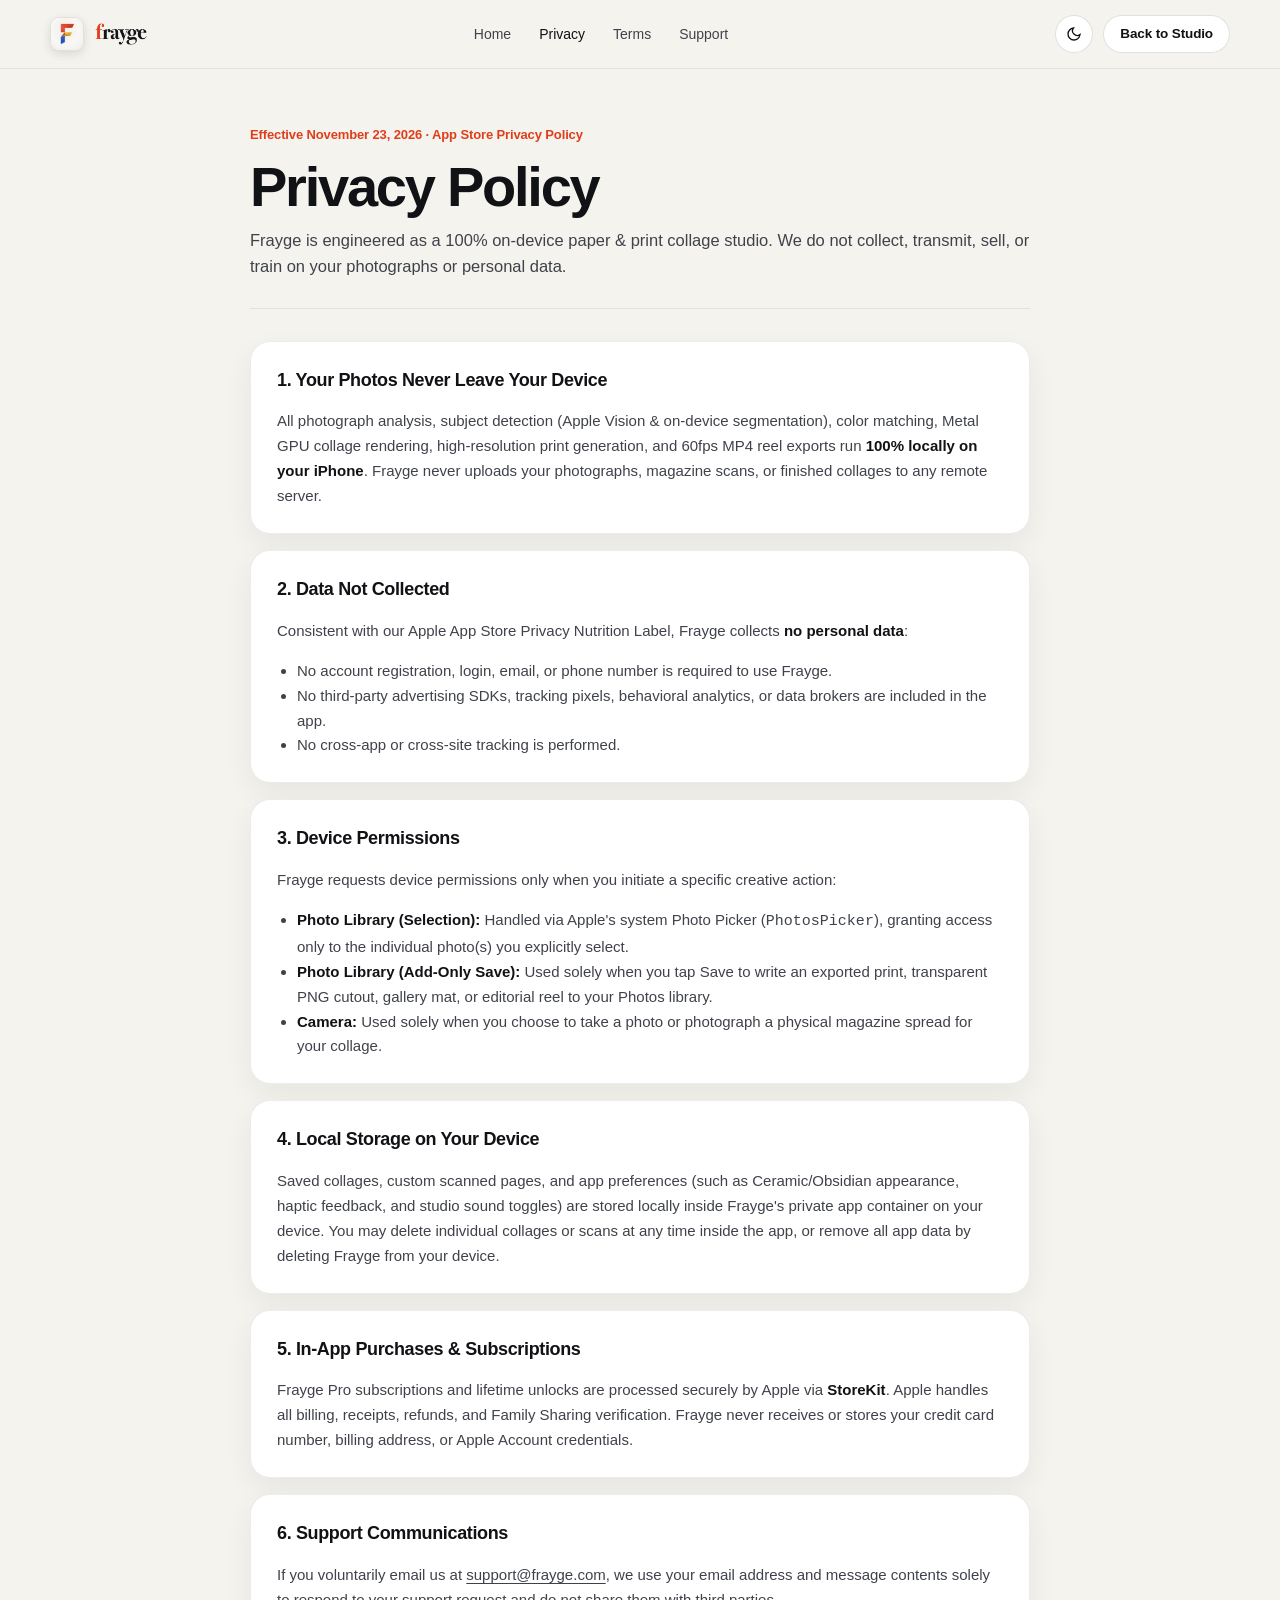
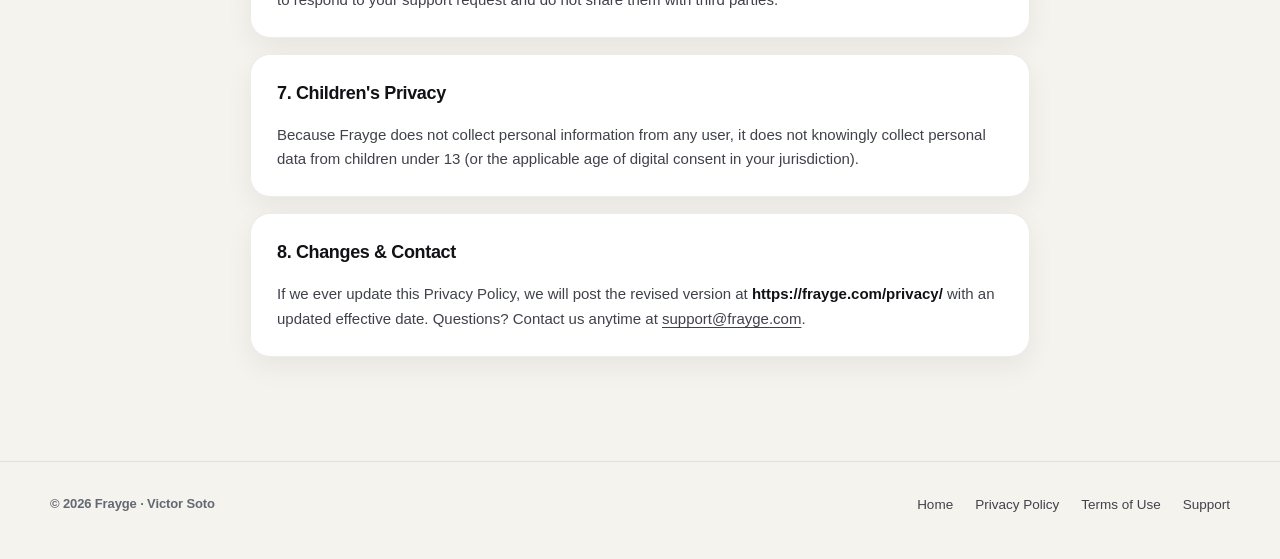
<file: privacy.html>
<!doctype html><html lang="en"><head><meta charset="utf-8"><meta http-equiv="refresh" content="0; url=./privacy/"><link rel="canonical" href="https://frayge.com/privacy/"><title>Redirecting to Privacy Policy…</title></head><body><p>Redirecting to <a href="./privacy/">Privacy Policy</a>…</p></body></html>
</file>
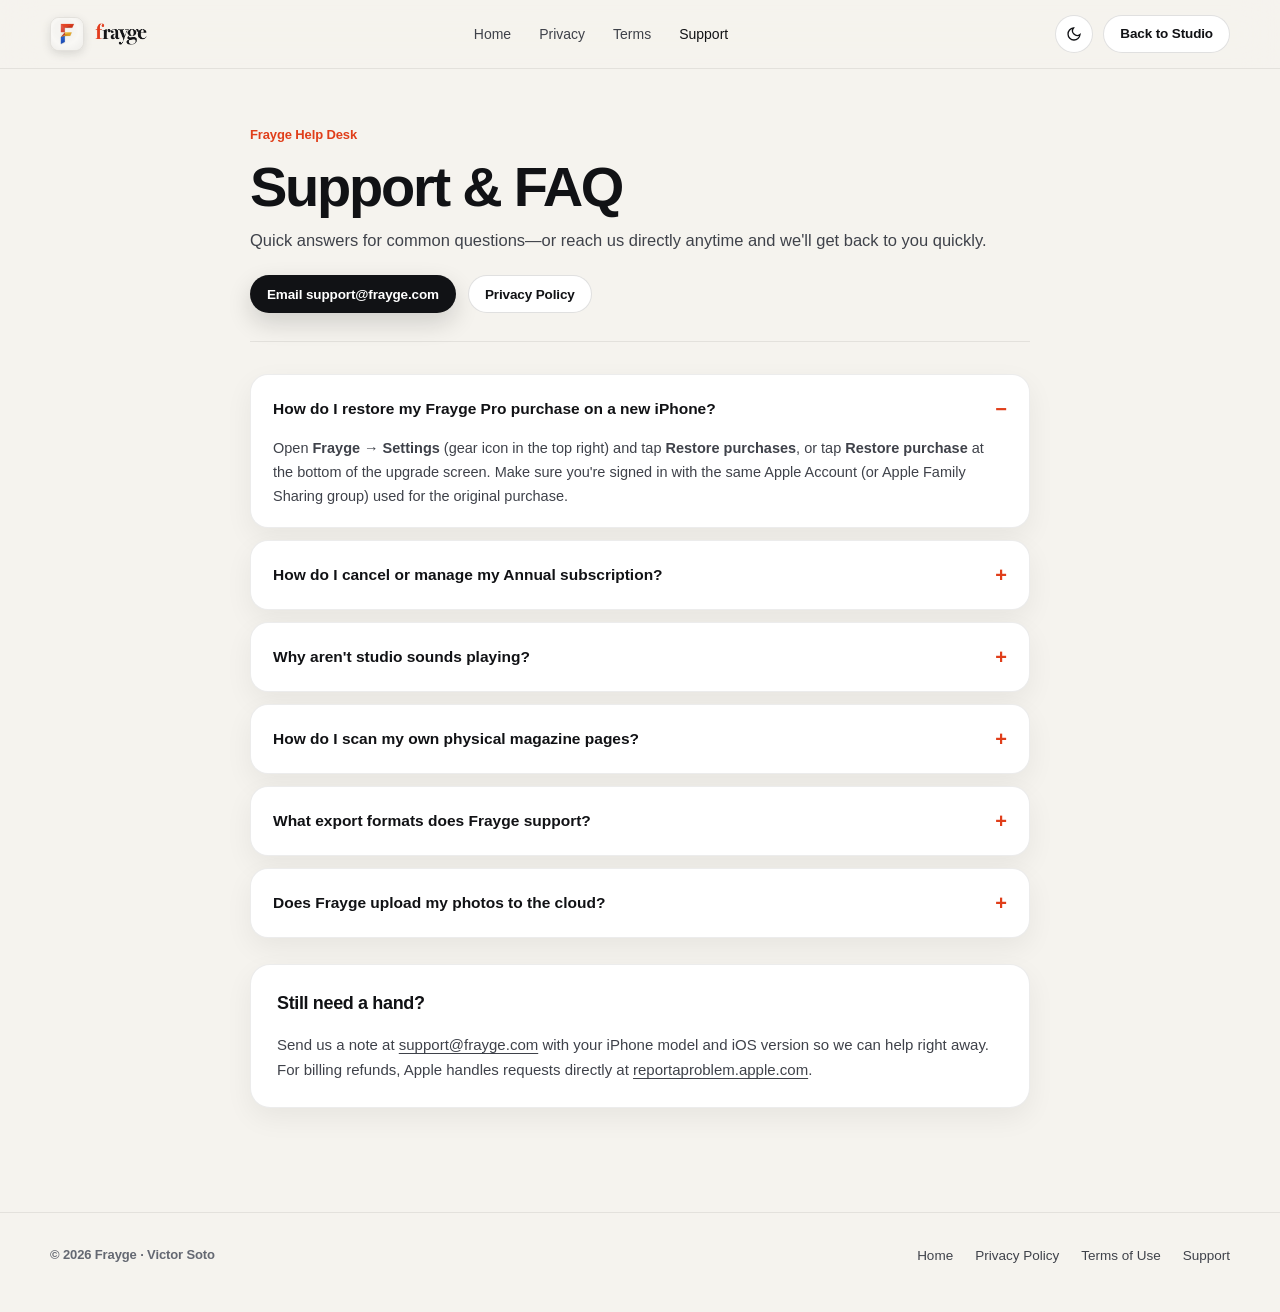
<file: support.html>
<!doctype html><html lang="en"><head><meta charset="utf-8"><meta http-equiv="refresh" content="0; url=./support/"><link rel="canonical" href="https://frayge.com/support/"><title>Redirecting to Support…</title></head><body><p>Redirecting to <a href="./support/">Support</a>…</p></body></html>
</file>
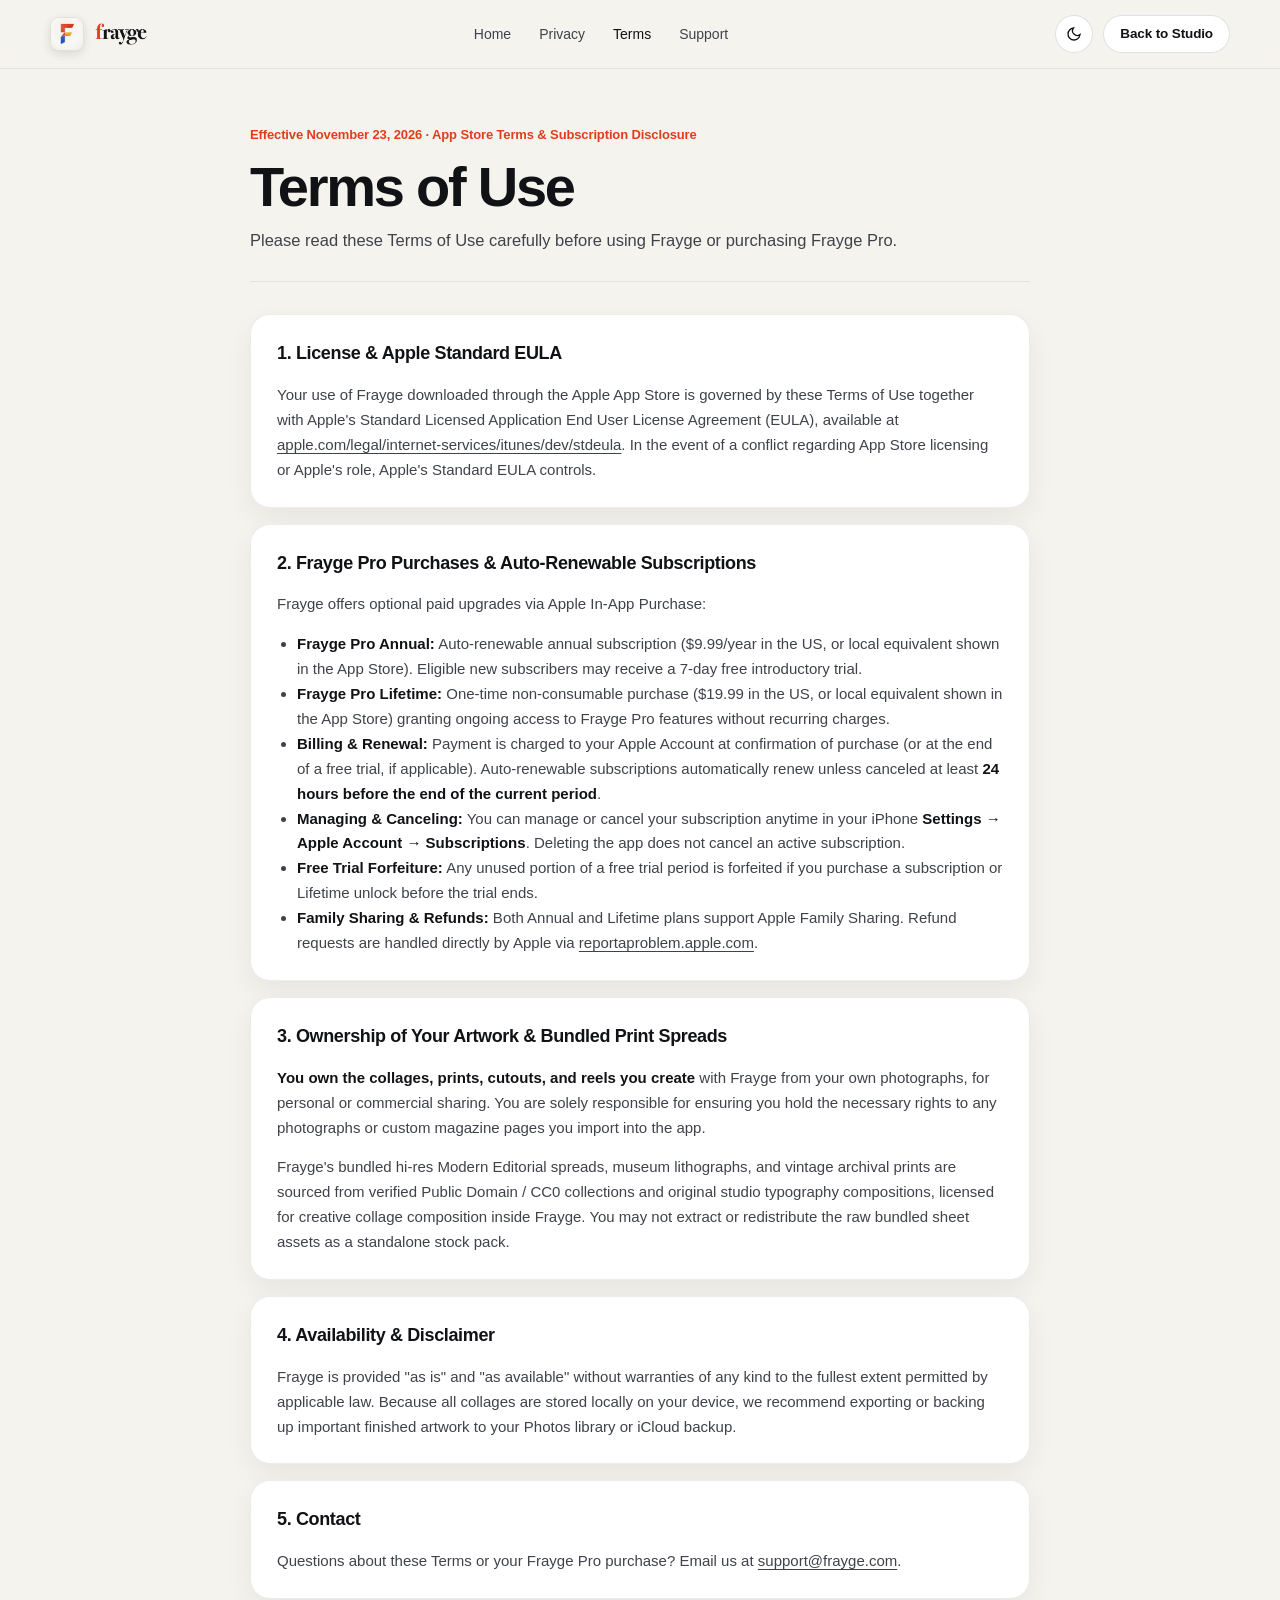
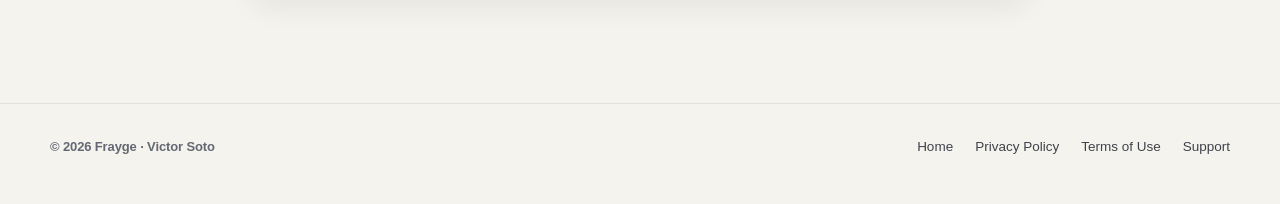
<file: terms.html>
<!doctype html><html lang="en"><head><meta charset="utf-8"><meta http-equiv="refresh" content="0; url=./terms/"><link rel="canonical" href="https://frayge.com/terms/"><title>Redirecting to Terms of Use…</title></head><body><p>Redirecting to <a href="./terms/">Terms of Use</a>…</p></body></html>
</file>
<file: styles.css>
/* Snip35 — Swiss Flagship Dual-Finish Design System (Ceramic Light / Piano Obsidian) */
:root,
html[data-theme="light"] {
  --ground: #f5f3ee;
  --ground-2: #eae7df;
  --surface: #ffffff;
  --ink: #111215;
  --body: #3f424a;
  --muted: #646872;
  --accent: #e03e1a;
  --accent-soft: rgba(224, 62, 26, 0.10);
  --line: rgba(17, 18, 21, 0.13);
  --line-soft: rgba(17, 18, 21, 0.08);
  --glass: rgba(245, 243, 238, 0.86);
  --shadow-lg: 0 28px 64px rgba(17, 18, 21, 0.14), 0 6px 18px rgba(17, 18, 21, 0.06);
  --shadow-sm: 0 10px 28px rgba(17, 18, 21, 0.06);

  /* Obsidian Showcase Band tokens */
  --band-bg: #0b0c10;
  --band-surface: #14161e;
  --band-ink: #f5f6f8;
  --band-body: #a8adb9;
  --band-line: rgba(245, 246, 248, 0.12);

  --font: "Plus Jakarta Sans", -apple-system, BlinkMacSystemFont, "SF Pro Display", sans-serif;
  --mono: ui-monospace, "SF Mono", Menlo, monospace;
  color-scheme: light;
}

html[data-theme="dark"] {
  --ground: #08090c;
  --ground-2: #11131a;
  --surface: #13161f;
  --ink: #f6f7f9;
  --body: #b8bcc8;
  --muted: #848998;
  --accent: #f06543;
  --accent-soft: rgba(240, 101, 67, 0.14);
  --line: rgba(246, 247, 249, 0.14);
  --line-soft: rgba(246, 247, 249, 0.08);
  --glass: rgba(8, 9, 12, 0.84);
  --shadow-lg: 0 28px 72px rgba(0, 0, 0, 0.62), 0 6px 18px rgba(0, 0, 0, 0.4);
  --shadow-sm: 0 10px 28px rgba(0, 0, 0, 0.36);

  --band-bg: #10121a;
  --band-surface: #181c27;
  --band-ink: #f6f7f9;
  --band-body: #a8adb9;
  --band-line: rgba(246, 247, 249, 0.11);

  color-scheme: dark;
}

*, *::before, *::after { box-sizing: border-box; }
html {
  scroll-behavior: smooth;
  background: var(--ground);
  color: var(--ink);
}
body {
  margin: 0;
  background: var(--ground);
  color: var(--ink);
  font-family: var(--font);
  line-height: 1.6;
  -webkit-font-smoothing: antialiased;
  -moz-osx-font-smoothing: grayscale;
  overflow-x: clip;
}

::selection { background: var(--accent); color: #fff; }
a { color: inherit; text-underline-offset: 3px; }
img { max-width: 100%; display: block; }
button { font: inherit; color: inherit; }
button:focus-visible, a:focus-visible { outline: 2px solid var(--accent); outline-offset: 3px; }

.wrap {
  width: min(1180px, calc(100% - 48px));
  margin-inline: auto;
}

/* Header */
.topbar {
  position: sticky;
  top: 0;
  z-index: 40;
  backdrop-filter: blur(20px) saturate(160%);
  -webkit-backdrop-filter: blur(20px) saturate(160%);
  background: var(--glass);
  border-bottom: 1px solid var(--line-soft);
}

.topbar-inner {
  height: 68px;
  display: flex;
  align-items: center;
  justify-content: space-between;
  gap: 20px;
}

.brand {
  display: inline-flex;
  align-items: center;
  gap: 11px;
  text-decoration: none;
}

.brand-icon {
  width: 34px;
  height: 34px;
  border-radius: 9px;
  box-shadow: 0 3px 10px rgba(0, 0, 0, 0.12);
  border: 1px solid var(--line-soft);
  object-fit: cover;
}

.brand-wordmark {
  height: 22px;
  width: auto;
}


.nav {
  display: flex;
  align-items: center;
  gap: 28px;
  font-size: 14px;
  font-weight: 500;
}

.nav a {
  text-decoration: none;
  color: var(--body);
  transition: color 0.16s ease;
}
.nav a:hover { color: var(--ink); }

.nav-actions {
  display: flex;
  align-items: center;
  gap: 10px;
}

.theme-btn {
  width: 38px;
  height: 38px;
  border-radius: 999px;
  border: 1px solid var(--line);
  background: var(--surface);
  display: inline-flex;
  align-items: center;
  justify-content: center;
  cursor: pointer;
  transition: transform 0.15s ease, border-color 0.2s ease;
}
.theme-btn:hover { border-color: var(--ink); }
.theme-btn:active { transform: scale(0.95); }

/* Buttons */
.btn {
  display: inline-flex;
  align-items: center;
  justify-content: center;
  gap: 8px;
  min-height: 48px;
  padding: 0 24px;
  border-radius: 999px;
  font-size: 14.5px;
  font-weight: 600;
  letter-spacing: -0.01em;
  text-decoration: none;
  border: 1px solid transparent;
  cursor: pointer;
  transition: transform 0.16s ease, opacity 0.16s ease, border-color 0.16s ease;
  white-space: nowrap;
}
.btn:active { transform: scale(0.98); }

.btn-primary {
  background: #111215;
  color: #ffffff;
  box-shadow: 0 10px 24px rgba(17, 18, 21, 0.16);
}
html[data-theme="dark"] .btn-primary {
  background: #f6f7f9;
  color: #08090c;
  box-shadow: 0 10px 24px rgba(0, 0, 0, 0.4);
}
.btn-primary:hover { opacity: 0.9; }

.btn-secondary {
  background: var(--surface);
  color: var(--ink);
  border-color: var(--line);
}
.btn-secondary:hover { border-color: var(--ink); }

.btn-accent {
  background: var(--accent);
  color: #ffffff;
  box-shadow: 0 10px 26px rgba(224, 62, 26, 0.28);
}
.btn-accent:hover { opacity: 0.92; }

.btn-sm {
  min-height: 38px;
  padding: 0 16px;
  font-size: 13.5px;
}

/* Shared Eyebrow */
.eyebrow {
  display: inline-flex;
  align-items: center;
  gap: 8px;
  font-size: 13.5px;
  font-weight: 600;
  letter-spacing: -0.01em;
  color: var(--accent);
}
.eyebrow-dot {
  width: 7px;
  height: 7px;
  border-radius: 50%;
  background: var(--accent);
}

/* Hero Section (Desktop: 2-Col Flagship; Mobile: Copy -> Split Visual -> CTA) */
.hero {
  padding: 52px 0 84px;
  display: grid;
  grid-template-columns: minmax(0, 1.05fr) minmax(0, 0.95fr);
  grid-template-areas:
    "copy stage"
    "action stage";
  column-gap: clamp(32px, 5vw, 76px);
  row-gap: 28px;
  align-items: center;
}
.hero > * { min-width: 0; }
.hero-copy { grid-area: copy; align-self: end; }
.hero-action { grid-area: action; align-self: start; }

.hero h1 {
  font-weight: 800;
  font-size: clamp(48px, 6.0vw, 76px);
  line-height: 0.96;
  letter-spacing: -0.045em;
  margin: 16px 0 18px;
  color: var(--ink);
}
.hero h1 em {
  font-style: normal;
  color: var(--accent);
}

.hero-lead {
  font-size: 19px;
  line-height: 1.5;
  font-weight: 500;
  letter-spacing: -0.015em;
  color: var(--body);
  max-width: 470px;
  margin: 0;
}

.hero-cta {
  display: flex;
  flex-wrap: wrap;
  gap: 12px;
  margin-top: 0;
}

.hero-trust {
  display: flex;
  flex-wrap: wrap;
  align-items: center;
  gap: 8px;
  margin: 14px 0 0;
  font-size: 13px;
  font-weight: 600;
  color: var(--muted);
}
.trust-sep {
  font-style: normal;
  color: var(--accent);
  font-weight: 800;
}

.hero-specs {
  margin-top: 26px;
  padding-top: 20px;
  border-top: 1px solid var(--line-soft);
  display: flex;
  flex-wrap: wrap;
  gap: 10px 24px;
  font-size: 13px;
  font-weight: 600;
  color: var(--muted);
}
.hero-specs span {
  display: inline-flex;
  align-items: center;
  gap: 8px;
}
.spec-dot {
  width: 5px;
  height: 5px;
  border-radius: 50%;
  background: var(--accent);
}

/* Interactive Living Split Hero Stage */
.stage-wrap {
  grid-area: stage;
  position: relative;
  width: min(468px, 100%);
  margin-inline: auto;
}

.stage-card {
  --focus-y: 38%;
  position: relative;
  aspect-ratio: 3 / 4;
  border-radius: 28px;
  overflow: hidden;
  background: var(--ground-2);
  box-shadow: var(--shadow-lg);
  border: 1px solid var(--line);
  user-select: none;
  -webkit-user-select: none;
  touch-action: pan-y;
}
.stage-card.has-compare { cursor: ew-resize; }
.stage-card.dragging { cursor: grabbing; }

.stage-img {
  position: absolute;
  inset: 0;
  width: 100%;
  height: 100%;
  object-fit: cover;
  object-position: 50% var(--focus-y);
  opacity: 0;
  transition: opacity 0.4s cubic-bezier(0.22, 1, 0.36, 1);
  pointer-events: none;
}
.stage-img.active { opacity: 1; }

.before-layer {
  position: absolute;
  inset: 0;
  width: 100%;
  height: 100%;
  object-fit: cover;
  object-position: 50% var(--focus-y);
  clip-path: inset(0 53% 0 0);
  pointer-events: none;
  z-index: 4;
}

.stage-divider {
  position: absolute;
  top: 0;
  bottom: 0;
  left: 47%;
  width: 2px;
  transform: translateX(-1px);
  background: rgba(255, 255, 255, 0.94);
  box-shadow: 0 0 18px rgba(0, 0, 0, 0.45);
  opacity: 0;
  pointer-events: none;
  z-index: 6;
  transition: opacity 0.25s ease;
}
.stage-divider.active {
  opacity: 1;
  pointer-events: auto;
}

.stage-handle {
  position: absolute;
  top: 68%;
  left: 50%;
  transform: translate(-50%, -50%);
  width: 38px;
  height: 38px;
  border-radius: 999px;
  background: rgba(255, 255, 255, 0.96);
  color: #111215;
  display: inline-flex;
  align-items: center;
  justify-content: center;
  box-shadow: 0 6px 20px rgba(0, 0, 0, 0.32), 0 0 0 1px rgba(17, 18, 21, 0.08);
  transition: transform 0.16s ease;
}
.stage-card.dragging .stage-handle {
  transform: translate(-50%, -50%) scale(1.08);
}

.stage-top-bar {
  position: absolute;
  top: 14px;
  left: 14px;
  right: 14px;
  z-index: 7;
  display: flex;
  align-items: center;
  justify-content: space-between;
  gap: 10px;
  pointer-events: none;
}

.stage-tag {
  padding: 5px 11px;
  border-radius: 999px;
  background: rgba(11, 12, 16, 0.62);
  backdrop-filter: blur(12px);
  -webkit-backdrop-filter: blur(12px);
  color: #ffffff;
  font-size: 11.5px;
  font-weight: 600;
  letter-spacing: -0.01em;
  border: 1px solid rgba(255, 255, 255, 0.16);
  opacity: 0;
  transition: opacity 0.2s ease;
}
.stage-tag.visible { opacity: 1; }
.stage-tag-after {
  margin-left: auto;
  background: rgba(224, 62, 26, 0.90);
  border-color: rgba(255, 255, 255, 0.22);
}

.stage-grad {
  position: absolute;
  left: 0;
  right: 0;
  bottom: 0;
  height: 102px;
  background: linear-gradient(to top, rgba(11, 12, 16, 0.62), transparent);
  pointer-events: none;
  z-index: 6;
}

.stage-pills {
  position: absolute;
  left: 12px;
  right: 12px;
  bottom: 12px;
  z-index: 8;
  display: grid;
  grid-template-columns: repeat(4, 1fr);
  gap: 4px;
  padding: 4px;
  border-radius: 999px;
  background: rgba(11, 12, 16, 0.72);
  backdrop-filter: blur(14px);
  -webkit-backdrop-filter: blur(14px);
  border: 1px solid rgba(255, 255, 255, 0.16);
}

.stage-pill {
  border: none;
  background: transparent;
  color: rgba(255, 255, 255, 0.88);
  font-size: 12px;
  font-weight: 600;
  padding: 8px 4px;
  border-radius: 999px;
  cursor: pointer;
  transition: background 0.2s ease, color 0.2s ease;
}
.stage-pill.active {
  background: #ffffff;
  color: #111215;
  font-weight: 700;
}

.stage-caption {
  display: flex;
  flex-wrap: wrap;
  justify-content: space-between;
  align-items: center;
  gap: 6px 12px;
  margin-top: 13px;
  padding: 0 6px;
  font-size: 12.5px;
  font-weight: 500;
  color: var(--muted);
}

/* Band 2: Full-Bleed Piano Obsidian "Inside the Studio" Band */
.obsidian-band {
  background: var(--band-bg);
  color: var(--band-ink);
  padding: 96px 0 104px;
  border-top: 1px solid var(--band-line);
  border-bottom: 1px solid var(--band-line);
}

.band-head {
  display: flex;
  align-items: flex-end;
  justify-content: space-between;
  gap: 28px;
  margin-bottom: 52px;
  flex-wrap: wrap;
}

.band-head h2 {
  font-weight: 800;
  font-size: clamp(34px, 4.4vw, 56px);
  line-height: 1.02;
  letter-spacing: -0.04em;
  margin: 12px 0 0;
  max-width: 620px;
}

.band-head p {
  margin: 0;
  font-size: 16px;
  line-height: 1.62;
  max-width: 400px;
  color: var(--body);
}
.obsidian-band .band-head p { color: var(--band-body); }

.studio-grid {
  display: grid;
  grid-template-columns: repeat(4, minmax(0, 1fr));
  gap: 24px;
}

.studio-item {
  display: flex;
  flex-direction: column;
}

.device-frame {
  background: #171922;
  border-radius: 30px;
  padding: 10px;
  border: 1px solid rgba(255, 255, 255, 0.14);
  box-shadow: 0 24px 54px rgba(0, 0, 0, 0.55);
  transition: transform 0.28s cubic-bezier(0.22, 1, 0.36, 1), border-color 0.2s ease;
}
.studio-item:hover .device-frame {
  transform: translateY(-6px);
  border-color: rgba(255, 255, 255, 0.28);
}

.device-screen {
  border-radius: 21px;
  overflow: hidden;
  background: #f5f3ee;
  aspect-ratio: 9 / 16;
}
.device-screen img {
  width: 100%;
  height: 100%;
  object-fit: cover;
  object-position: top center;
}

.studio-meta {
  margin-top: 20px;
  padding: 0 2px;
}
.studio-idx {
  font-family: var(--mono);
  font-size: 11px;
  font-weight: 600;
  color: var(--accent);
  letter-spacing: 0.08em;
  margin-bottom: 6px;
}
.studio-meta h3 {
  font-size: 18px;
  font-weight: 700;
  letter-spacing: -0.025em;
  margin: 0 0 6px;
  color: var(--band-ink);
}
.studio-meta p {
  margin: 0;
  font-size: 14px;
  line-height: 1.56;
  color: var(--band-body);
}

/* Band 3: The Paper Archive (Spreads Exhibition) */
.section {
  padding: 96px 0;
}
.section-bordered {
  border-top: 1px solid var(--line-soft);
}

.spreads-frame {
  border-radius: 24px;
  overflow: hidden;
  background: #0f1116;
  border: 1px solid var(--line);
  box-shadow: var(--shadow-lg);
  margin-bottom: 44px;
}
.spreads-frame img {
  width: 100%;
  height: auto;
  display: block;
}

.packs-grid {
  display: grid;
  grid-template-columns: repeat(4, minmax(0, 1fr));
  gap: 28px;
}

.pack-col {
  padding-top: 18px;
  border-top: 2px solid var(--line);
}
.pack-col.pack-featured {
  border-top-color: var(--accent);
}
.pack-label {
  font-size: 12px;
  font-weight: 700;
  color: var(--accent);
  margin-bottom: 6px;
}
.pack-col h3 {
  font-size: 18px;
  font-weight: 700;
  letter-spacing: -0.025em;
  margin: 0 0 8px;
}
.pack-col p {
  margin: 0;
  font-size: 14.5px;
  line-height: 1.58;
  color: var(--body);
}

/* Band 4: Private by Architecture (Clean Editorial 4-Column Strip, Zero Nested Boxes!) */
.privacy-head {
  display: flex;
  align-items: flex-end;
  justify-content: space-between;
  gap: 24px;
  margin-bottom: 48px;
  flex-wrap: wrap;
}
.privacy-head h2 {
  font-weight: 800;
  font-size: clamp(34px, 4.4vw, 54px);
  line-height: 1.02;
  letter-spacing: -0.04em;
  margin: 12px 0 0;
  max-width: 600px;
}
.privacy-link {
  font-size: 15px;
  font-weight: 600;
  color: var(--accent);
  text-decoration: none;
  display: inline-flex;
  align-items: center;
  gap: 6px;
}
.privacy-link:hover { text-decoration: underline; }

.privacy-grid {
  display: grid;
  grid-template-columns: repeat(4, minmax(0, 1fr));
  gap: 28px;
}
.privacy-col {
  padding-top: 20px;
  border-top: 1px solid var(--line);
}
.privacy-num {
  font-family: var(--mono);
  font-size: 11px;
  font-weight: 600;
  color: var(--muted);
  margin-bottom: 10px;
}
.privacy-col h3 {
  font-size: 17px;
  font-weight: 700;
  letter-spacing: -0.02em;
  margin: 0 0 8px;
}
.privacy-col p {
  margin: 0;
  font-size: 14px;
  line-height: 1.58;
  color: var(--body);
}

/* Band 5: Dual-Finish Pricing (Ceramic Free vs. Obsidian Pro) */
.pricing-grid {
  display: grid;
  grid-template-columns: repeat(2, minmax(0, 1fr));
  gap: 22px;
}

.price-card {
  background: var(--surface);
  border: 1px solid var(--line);
  border-radius: 28px;
  padding: 36px 34px;
  box-shadow: var(--shadow-sm);
  display: flex;
  flex-direction: column;
}

.price-card.pro-card {
  background: #111217;
  color: #f6f7f9;
  border-color: rgba(255, 255, 255, 0.14);
  box-shadow: 0 28px 64px rgba(17, 18, 21, 0.24);
}
html[data-theme="dark"] .price-card.pro-card {
  background: #171b26;
  border-color: rgba(240, 101, 67, 0.45);
}

.price-header {
  display: flex;
  align-items: center;
  justify-content: space-between;
  gap: 12px;
  margin-bottom: 14px;
}

.price-card h3 {
  font-size: 22px;
  font-weight: 700;
  letter-spacing: -0.025em;
  margin: 0;
}

.price-tag {
  font-size: 12px;
  font-weight: 700;
  padding: 6px 12px;
  border-radius: 999px;
  background: var(--ground-2);
  color: var(--body);
}
.pro-card .price-tag {
  background: var(--accent);
  color: #ffffff;
}

.price-amount {
  font-size: 15.5px;
  color: var(--muted);
  margin: 0 0 26px;
}
.pro-card .price-amount { color: #a8adb9; }

.price-amount strong {
  font-size: 38px;
  font-weight: 800;
  letter-spacing: -0.04em;
  color: var(--ink);
  margin-right: 4px;
}
.pro-card .price-amount strong { color: #ffffff; }

.feature-list {
  list-style: none;
  padding: 0;
  margin: 0 0 28px;
  display: grid;
  gap: 12px;
  font-size: 15px;
  font-weight: 500;
  color: var(--ink);
}
.pro-card .feature-list { color: #eef0f4; }

.feature-list li {
  display: flex;
  align-items: flex-start;
  gap: 11px;
}

.check {
  color: var(--accent);
  font-weight: 800;
  line-height: 1.5;
}

.price-note {
  margin-top: auto;
  font-size: 12.5px;
  color: var(--muted);
  line-height: 1.55;
}
.pro-card .price-note { color: #8c92a0; }

/* Band 6: Closing CTA */
.closing {
  text-align: center;
  padding: 104px 0 96px;
  border-top: 1px solid var(--line-soft);
}
.closing .eyebrow { justify-content: center; }

.closing-icon {
  width: 82px;
  height: 82px;
  border-radius: 20px;
  margin: 0 auto 24px;
  box-shadow: var(--shadow-lg);
}

.closing h2 {
  font-weight: 800;
  font-size: clamp(40px, 5.4vw, 68px);
  line-height: 0.98;
  letter-spacing: -0.045em;
  margin: 14px auto 18px;
  max-width: 720px;
}

.closing p {
  color: var(--body);
  max-width: 470px;
  margin: 0 auto 30px;
  font-size: 16.5px;
}

.closing-actions {
  display: flex;
  flex-wrap: wrap;
  justify-content: center;
  gap: 12px;
}

/* Legal & Support Document Pages (/privacy/, /terms/, /support/) */
.mono {
  font-family: var(--font);
  font-size: 13px;
  font-weight: 600;
  letter-spacing: -0.01em;
  color: var(--muted);
}
.accent-mono { color: var(--accent); }

.doc-wrap {
  width: min(780px, calc(100% - 40px));
  margin: 0 auto;
  padding: 56px 0 88px;
}

.doc-header {
  padding-bottom: 28px;
  border-bottom: 1px solid var(--line-soft);
  margin-bottom: 32px;
}

.doc-header h1 {
  font-weight: 800;
  font-size: clamp(36px, 5vw, 56px);
  line-height: 1.02;
  letter-spacing: -0.04em;
  margin: 12px 0 12px;
}

.doc-header p {
  color: var(--body);
  margin: 0;
  font-size: 16.5px;
}

.doc-card {
  background: var(--surface);
  border: 1px solid var(--line-soft);
  border-radius: 20px;
  padding: 24px 26px;
  margin-bottom: 16px;
  box-shadow: var(--shadow-sm);
}

.doc-card h2 {
  font-weight: 700;
  font-size: 18px;
  letter-spacing: -0.02em;
  margin: 0 0 10px;
}

.doc-card p, .doc-card li {
  color: var(--body);
  font-size: 15px;
  line-height: 1.66;
}
.doc-card p:last-child { margin-bottom: 0; }
.doc-card ul { padding-left: 20px; margin: 10px 0 0; }
.doc-card strong { color: var(--ink); }

.faq details {
  background: var(--surface);
  border: 1px solid var(--line-soft);
  border-radius: 18px;
  padding: 18px 22px;
  margin-bottom: 12px;
  box-shadow: var(--shadow-sm);
}

.faq summary {
  font-weight: 600;
  font-size: 15.5px;
  cursor: pointer;
  list-style: none;
  display: flex;
  align-items: center;
  justify-content: space-between;
  gap: 12px;
}
.faq summary::-webkit-details-marker { display: none; }
.faq summary::after {
  content: "+";
  font-size: 20px;
  font-weight: 600;
  color: var(--accent);
}
.faq details[open] summary::after { content: "−"; }
.faq details p {
  margin: 12px 0 0;
  color: var(--body);
  font-size: 14.5px;
  line-height: 1.65;
}

/* Footer */
.footer {
  border-top: 1px solid var(--line-soft);
  padding: 32px 0 46px;
}

.footer-inner {
  display: flex;
  flex-wrap: wrap;
  align-items: center;
  justify-content: space-between;
  gap: 18px;
  font-size: 13.5px;
  color: var(--muted);
}

.footer-links {
  display: flex;
  flex-wrap: wrap;
  gap: 22px;
  font-size: 13.5px;
  font-weight: 500;
  color: var(--body);
}
.footer-links a { text-decoration: none; }
.footer-links a:hover { color: var(--ink); }

/* Sticky Mobile Conversion Bar (Apple-style frosted drawer after scrolling past hero) */
.sticky-cta {
  display: none;
}

/* Responsive */
@media (max-width: 1020px) {
  .hero {
    grid-template-columns: minmax(0, 1fr);
    grid-template-areas:
      "copy"
      "stage"
      "action";
    row-gap: 20px;
    padding: 28px 0 56px;
  }
  .hero-copy, .hero-action { align-self: auto; }
  .studio-grid { grid-template-columns: repeat(2, minmax(0, 1fr)); gap: 28px 18px; }
  .packs-grid { grid-template-columns: repeat(2, minmax(0, 1fr)); }
  .privacy-grid { grid-template-columns: repeat(2, minmax(0, 1fr)); }
  .pricing-grid { grid-template-columns: minmax(0, 1fr); }
}

@media (max-width: 640px) {
  .wrap { width: calc(100% - 32px); }
  .topbar-inner { height: 56px; }
  .nav, .nav-cta { display: none; }
  .brand-icon { width: 30px; height: 30px; border-radius: 8px; }
  .brand-wordmark { height: 20px; }
  .theme-btn { width: 34px; height: 34px; }

  /* Mobile Above-the-Fold Conversion Layout: 100% fits in Viewport #1 */
  .hero {
    padding: 12px 0 42px;
    row-gap: 13px;
  }
  .hero .eyebrow {
    font-size: 12px;
    gap: 6px;
  }
  .hero h1 {
    font-size: clamp(36px, 9.8vw, 43px);
    line-height: 0.98;
    margin: 7px 0 9px;
  }
  .hero-lead {
    font-size: 14.5px;
    line-height: 1.4;
    max-width: none;
  }
  .stage-wrap {
    width: 100%;
  }
  .stage-card {
    aspect-ratio: 4 / 3;
    border-radius: 22px;
  }
  .stage-top-bar {
    top: 10px;
    left: 10px;
    right: 10px;
  }
  .stage-tag {
    font-size: 11px;
    padding: 4px 10px;
  }
  .stage-handle {
    width: 34px;
    height: 34px;
  }
  .stage-pills {
    left: 10px;
    right: 10px;
    bottom: 10px;
    padding: 3px;
  }
  .stage-pill {
    font-size: 11px;
    padding: 6px 2px;
  }
  .stage-caption {
    display: none;
  }

  .hero-cta .btn {
    width: 100%;
    min-height: 50px;
    font-size: 15px;
  }
  .hero-secondary,
  .hero-specs {
    display: none;
  }
  .hero-trust {
    justify-content: center;
    margin-top: 10px;
    font-size: 12px;
  }

  .obsidian-band { padding: 64px 0 72px; }
  .section { padding: 64px 0; }
  .studio-grid { grid-template-columns: minmax(0, 1fr); gap: 34px; }
  .device-frame { max-width: 310px; margin-inline: auto; }
  .packs-grid { grid-template-columns: minmax(0, 1fr); gap: 22px; }
  .privacy-grid { grid-template-columns: minmax(0, 1fr); gap: 22px; }
  .price-card { padding: 28px 24px; }
  .footer { padding-bottom: 92px; }

  .sticky-cta {
    position: fixed;
    left: 12px;
    right: 12px;
    bottom: max(12px, env(safe-area-inset-bottom));
    z-index: 50;
    display: flex;
    align-items: center;
    justify-content: space-between;
    gap: 12px;
    padding: 10px 12px 10px 12px;
    border-radius: 20px;
    background: var(--glass);
    backdrop-filter: blur(22px) saturate(180%);
    -webkit-backdrop-filter: blur(22px) saturate(180%);
    border: 1px solid var(--line);
    box-shadow: 0 14px 36px rgba(17, 18, 21, 0.18);
    transform: translateY(130%);
    opacity: 0;
    pointer-events: none;
    transition: transform 0.28s cubic-bezier(0.22, 1, 0.36, 1), opacity 0.24s ease;
  }
  .sticky-cta.visible {
    transform: translateY(0);
    opacity: 1;
    pointer-events: auto;
  }
  .sticky-cta-brand {
    display: flex;
    align-items: center;
    gap: 10px;
  }
  .sticky-cta-brand img {
    width: 34px;
    height: 34px;
    border-radius: 9px;
    border: 1px solid var(--line-soft);
  }
  .sticky-cta-brand strong {
    display: block;
    font-size: 14px;
    font-weight: 700;
    line-height: 1.15;
    letter-spacing: -0.02em;
  }
  .sticky-cta-brand span {
    display: block;
    font-size: 11.5px;
    font-weight: 500;
    color: var(--muted);
  }
}

@media (prefers-reduced-motion: reduce) {
  html { scroll-behavior: auto; }
  *, *::before, *::after { transition-duration: 0.01ms !important; animation-duration: 0.01ms !important; }
}
</file>
